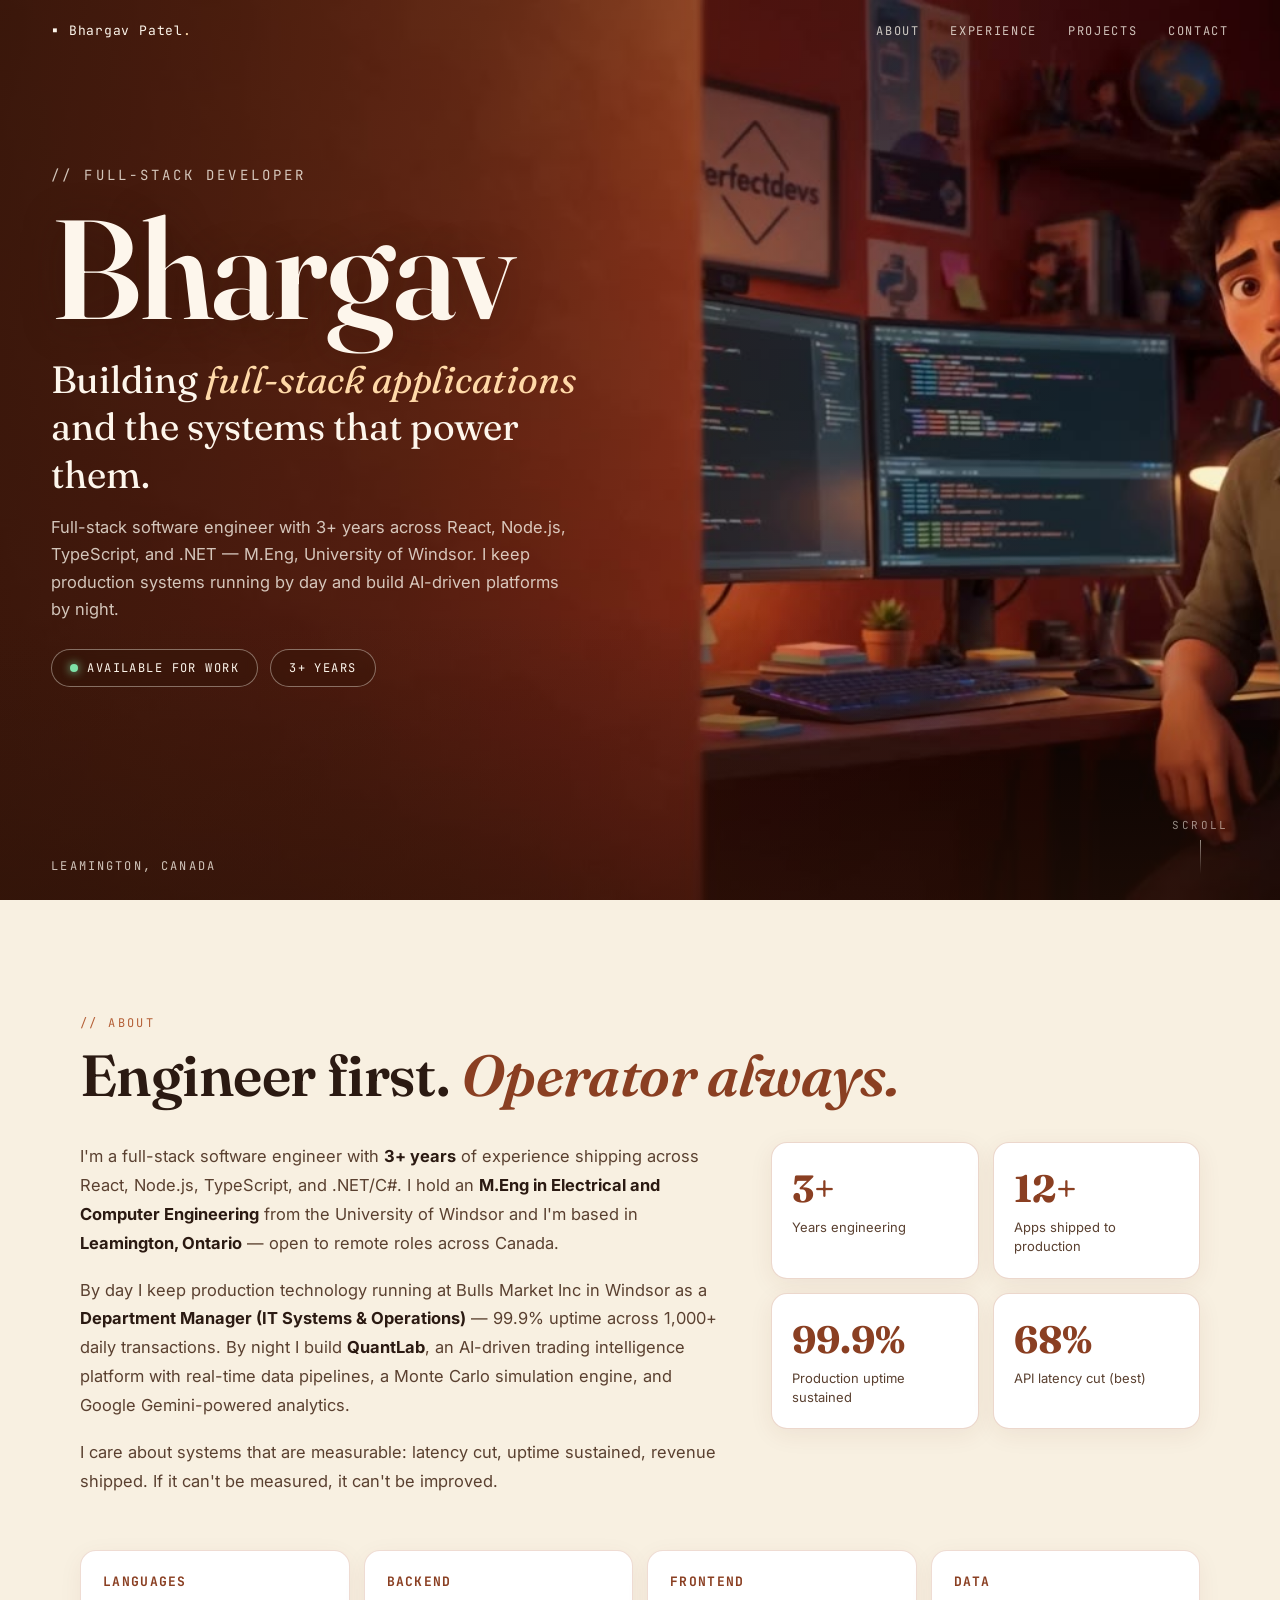
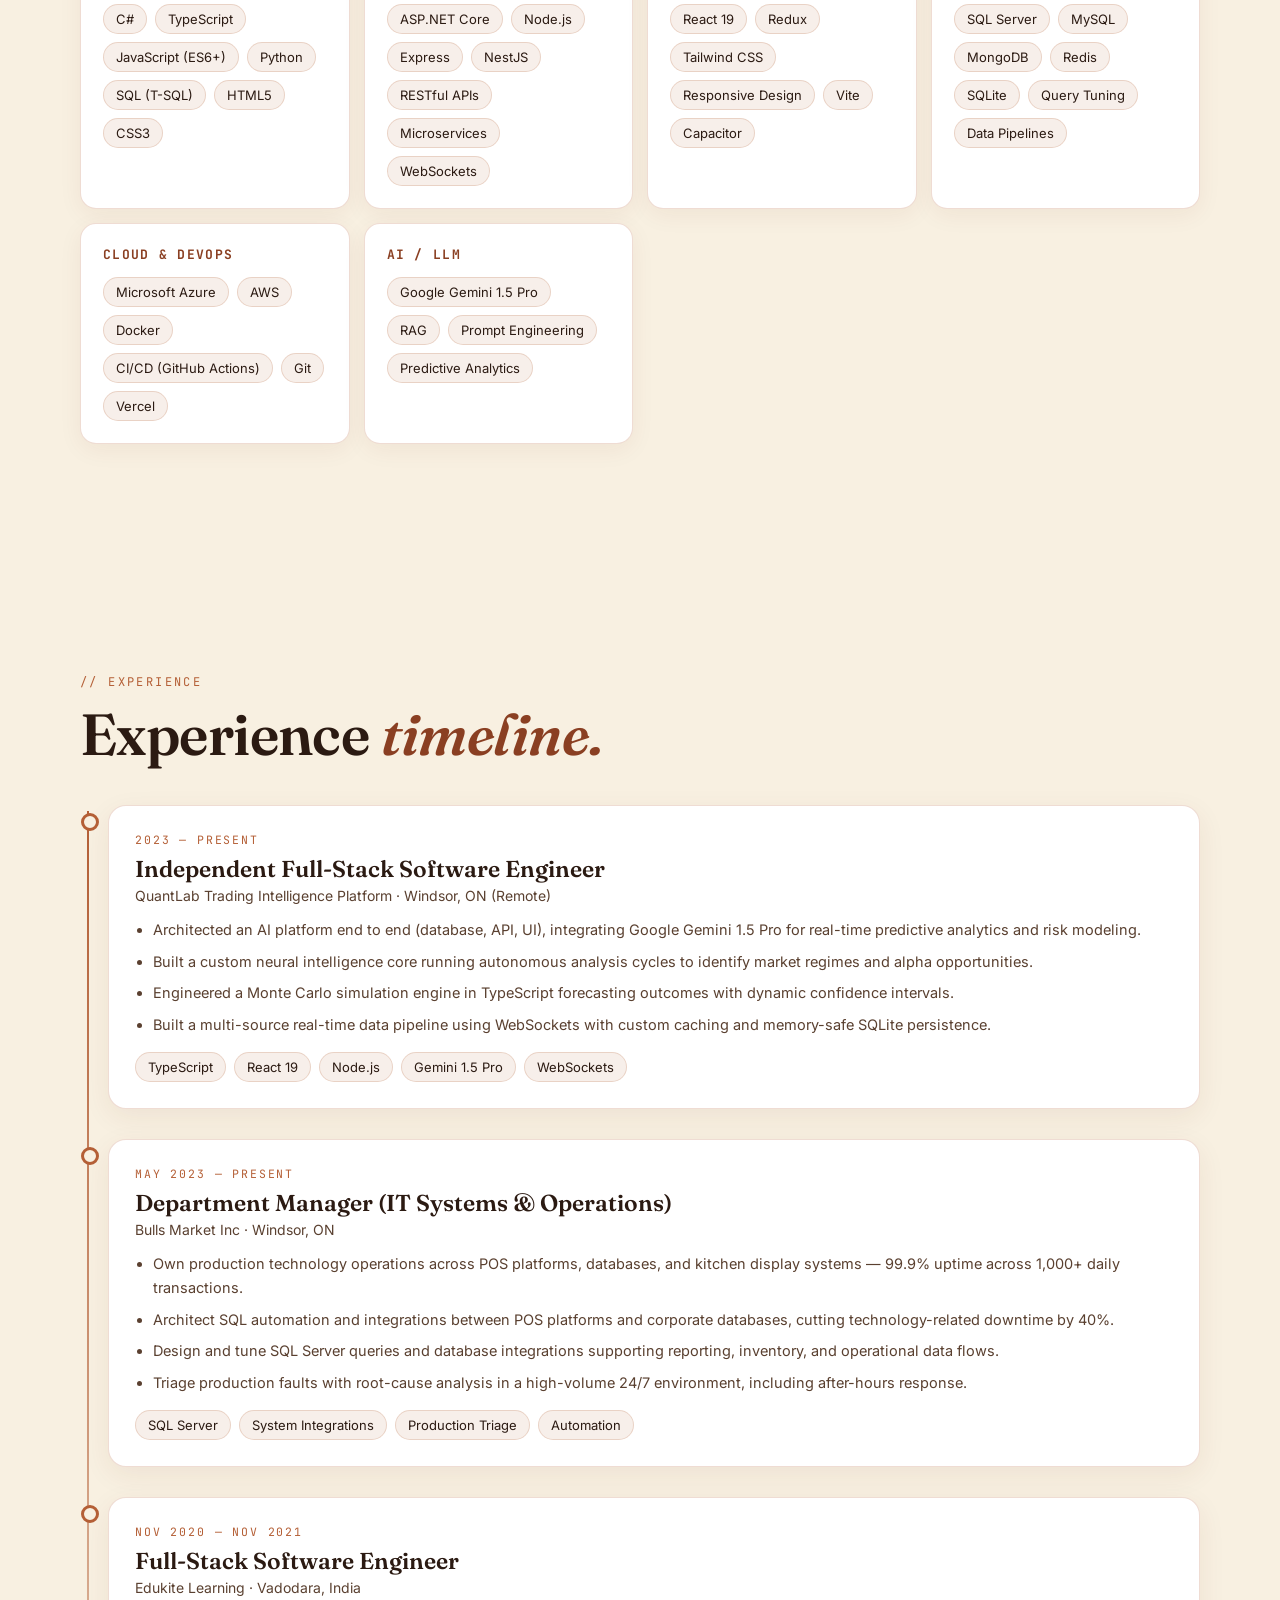
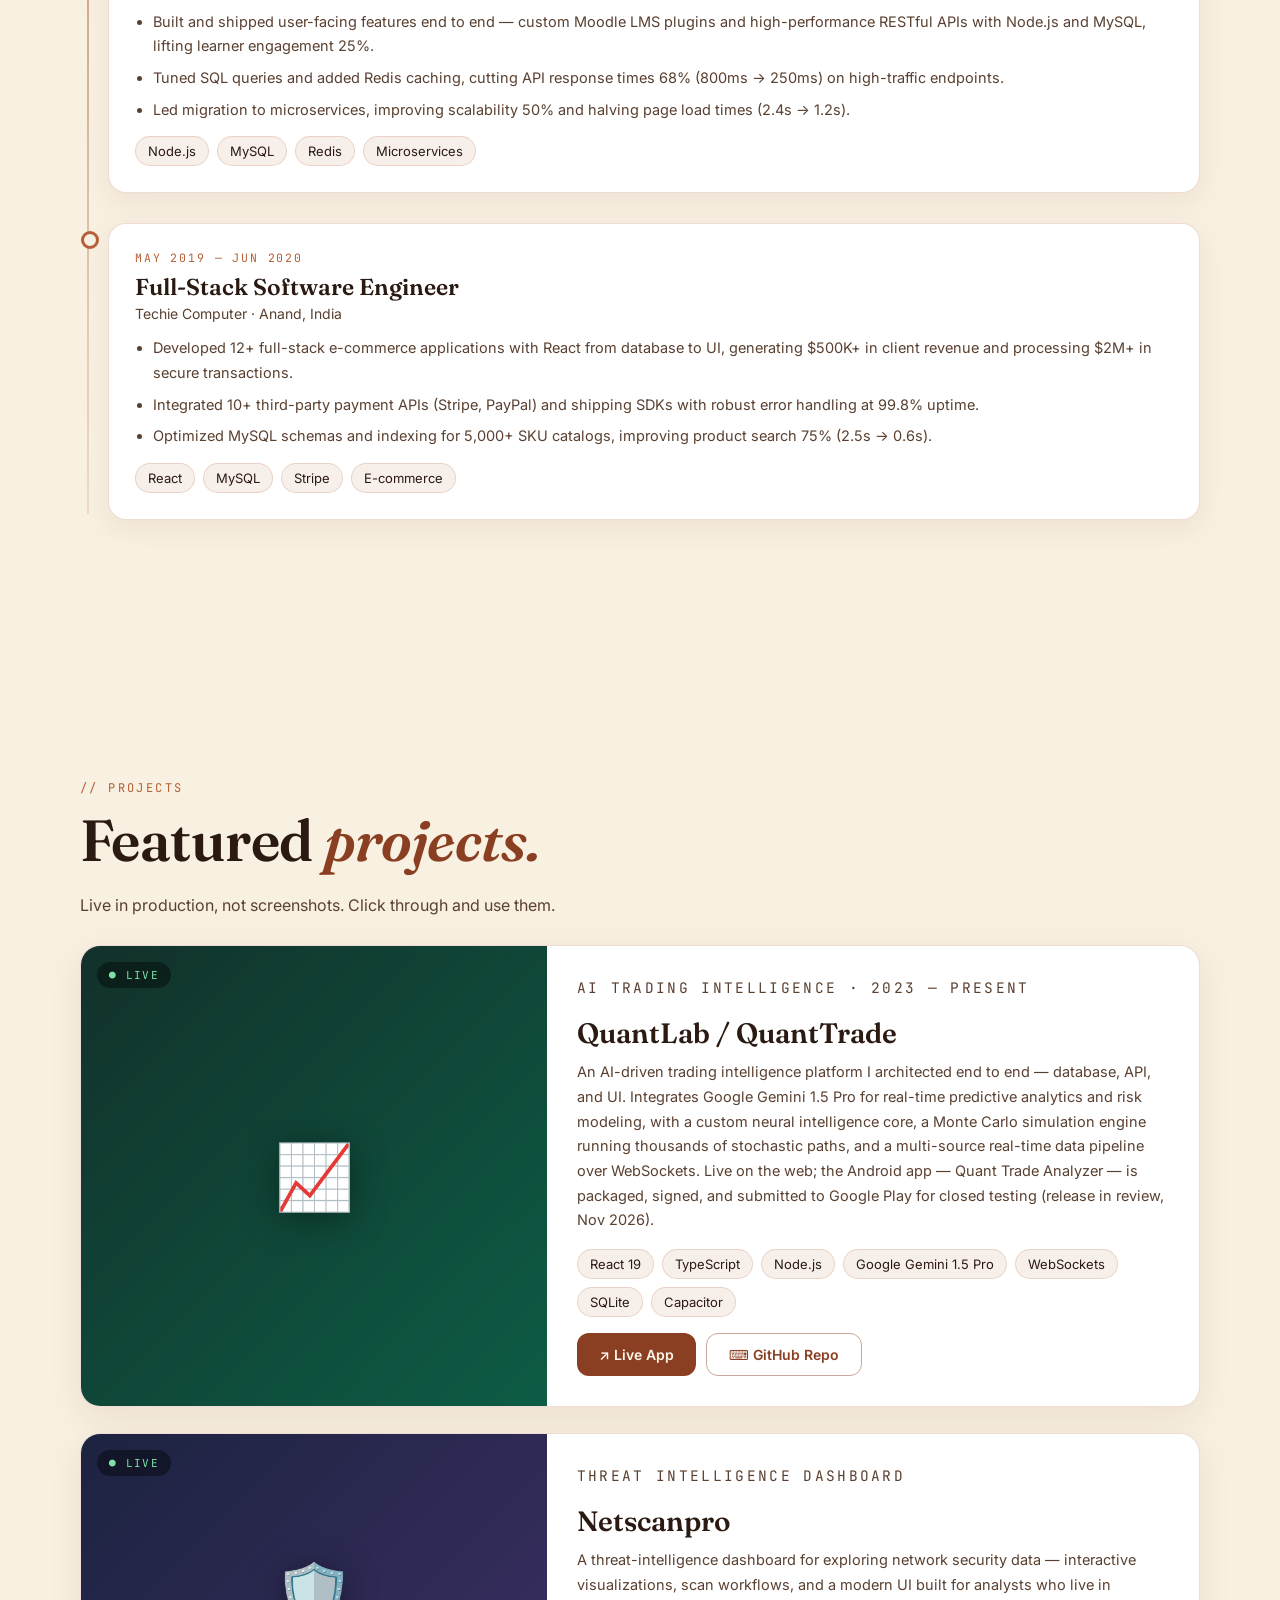
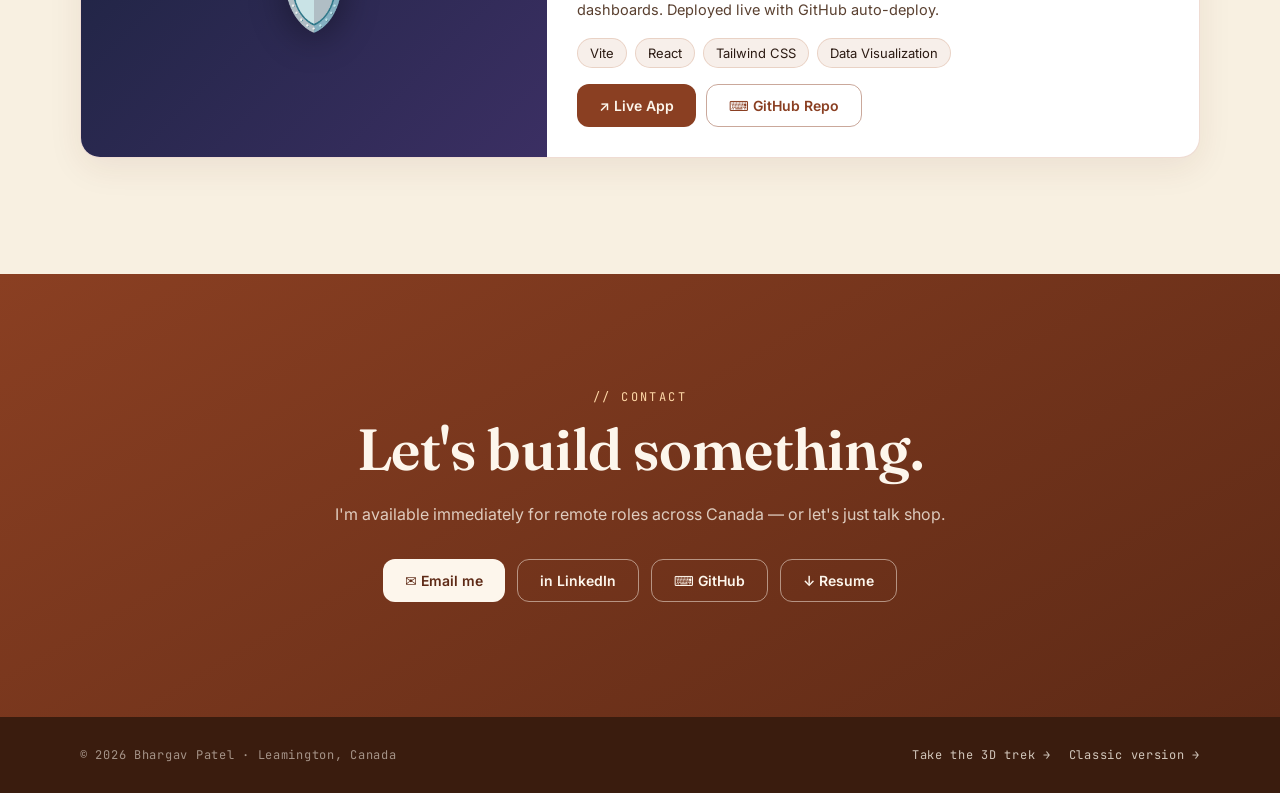
<file: character.html>
<!DOCTYPE html>
<html lang="en">
<head>
<meta charset="UTF-8">
<meta name="viewport" content="width=device-width, initial-scale=1.0">
<title>Bhargav Patel — Full-Stack Software Engineer</title>
<meta name="description" content="Bhargav Patel — full-stack software engineer (React, Node.js, TypeScript, .NET/C#) based in Leamington, Ontario. 3+ years shipping production systems. Available immediately.">
<link rel="icon" href="data:image/svg+xml,%3Csvg xmlns='http://www.w3.org/2000/svg' viewBox='0 0 64 64'%3E%3Crect width='64' height='64' rx='14' fill='%23b45f36'/%3E%3Ctext x='14' y='44' font-family='Georgia,serif' font-size='34' font-weight='bold' fill='%23fdf6ec'%3EB%3C/text%3E%3C/svg%3E">
<meta property="og:type" content="website">
<meta property="og:title" content="Bhargav Patel — Full-Stack Software Engineer">
<meta property="og:description" content="Building full-stack applications and the systems that power them. React, Node.js, TypeScript, .NET/C#. Leamington, Canada — available immediately.">
<meta property="og:url" content="https://bharg-patel.vercel.app/">
<meta property="og:image" content="https://bharg-patel.vercel.app/assets/hero-poster.jpg">
<meta name="twitter:card" content="summary_large_image">
<link rel="preconnect" href="https://fonts.googleapis.com">
<link rel="preconnect" href="https://fonts.gstatic.com" crossorigin>
<link href="https://fonts.googleapis.com/css2?family=Fraunces:ital,opsz,wght@0,9..144,400;0,9..144,600;0,9..144,700;1,9..144,400;1,9..144,600&family=Inter:wght@400;500;600;700&family=JetBrains+Mono:wght@400;500;700&display=swap" rel="stylesheet">
<style>
:root{
  --terra:#b45f36; --terra-deep:#8a3f22; --terra-dark:#5e2a16;
  --cream:#fdf6ec; --cream-dim:rgba(253,246,236,.78); --cream-faint:rgba(253,246,236,.55);
  --paper:#f8f0e1; --cocoa:#2b1a12; --cocoa-soft:#5a4030;
  --serif:'Fraunces',Georgia,serif; --sans:'Inter',system-ui,sans-serif; --mono:'JetBrains Mono',ui-monospace,monospace;
}
*{margin:0;padding:0;box-sizing:border-box}
html{scroll-behavior:smooth}
body{font-family:var(--sans);background:var(--terra-dark);color:var(--cream);overflow-x:hidden}
::selection{background:var(--terra);color:var(--cream)}

/* ── HERO ── */
#hero{position:relative;min-height:100svh;display:flex;flex-direction:column;overflow:hidden;background:linear-gradient(135deg,var(--terra) 0%,var(--terra-deep) 60%,var(--terra-dark) 100%)}
#heroVideo{position:absolute;inset:0;width:100%;height:100%;object-fit:cover;z-index:0}
#heroScrim{position:absolute;inset:0;z-index:1;background:linear-gradient(100deg,rgba(46,20,8,.82) 0%,rgba(46,20,8,.55) 34%,rgba(46,20,8,.12) 62%,rgba(46,20,8,0) 80%)}
#heroScrim::after{content:"";position:absolute;inset:0;background:linear-gradient(to top,rgba(46,20,8,.55),transparent 32%)}

nav{position:relative;z-index:3;display:flex;justify-content:space-between;align-items:center;padding:22px clamp(20px,4vw,54px)}
.wordmark{font-family:var(--mono);font-size:13px;letter-spacing:.06em;color:var(--cream);text-decoration:none}
.wordmark b{color:var(--cream);font-weight:700}
.wordmark .dot{color:#ffd9a8}
.nav-links{display:flex;gap:clamp(14px,2.4vw,34px);align-items:center}
.nav-links a{font-family:var(--mono);font-size:12px;letter-spacing:.14em;color:var(--cream-dim);text-decoration:none;transition:color .2s}
.nav-links a:hover{color:var(--cream)}
.menu-btn{display:none;background:none;border:1px solid var(--cream-faint);border-radius:8px;padding:9px 11px;cursor:pointer}
.menu-btn span{display:block;width:20px;height:2px;background:var(--cream);margin:4px 0;border-radius:2px}

.hero-body{position:relative;z-index:2;flex:1;display:flex;flex-direction:column;justify-content:center;padding:0 clamp(20px,4vw,54px);max-width:900px}
.eyebrow{font-family:var(--mono);font-size:clamp(11px,1.4vw,14px);letter-spacing:.22em;color:var(--cream-dim);margin-bottom:18px}
.hero-name{font-family:var(--serif);font-weight:600;font-size:clamp(64px,11vw,164px);line-height:.95;letter-spacing:-.015em;color:var(--cream);text-shadow:0 4px 40px rgba(46,20,8,.45)}
.hero-tag{font-family:var(--serif);font-size:clamp(22px,3.2vw,38px);line-height:1.25;margin-top:20px;max-width:560px;color:var(--cream)}
.hero-tag em{font-style:italic;color:#ffd9a8}
.hero-bio{margin-top:16px;max-width:520px;font-size:clamp(14px,1.6vw,16.5px);line-height:1.65;color:var(--cream-dim)}
.hero-badges{display:flex;flex-wrap:wrap;gap:12px;margin-top:26px}
.pill{font-family:var(--mono);font-size:12px;letter-spacing:.12em;color:var(--cream);border:1px solid rgba(253,246,236,.4);background:rgba(46,20,8,.32);backdrop-filter:blur(6px);padding:10px 18px;border-radius:999px;display:inline-flex;align-items:center;gap:9px}
.pill .live-dot{width:8px;height:8px;border-radius:50%;background:#7ee2a8;box-shadow:0 0 10px #7ee2a8;animation:pulse 2s infinite}
@keyframes pulse{0%,100%{opacity:1}50%{opacity:.45}}
.hero-meta{display:flex;justify-content:space-between;align-items:flex-end;position:relative;z-index:2;padding:26px clamp(20px,4vw,54px)}
.hero-loc{font-family:var(--mono);font-size:12px;letter-spacing:.18em;color:var(--cream-dim)}
.scroll-cue{font-family:var(--mono);font-size:11px;letter-spacing:.22em;color:var(--cream-faint);display:flex;flex-direction:column;align-items:center;gap:8px;animation:bob 2s ease-in-out infinite}
.scroll-cue::after{content:"";width:1px;height:34px;background:linear-gradient(var(--cream-faint),transparent)}
@keyframes bob{0%,100%{transform:translateY(0)}50%{transform:translateY(7px)}}

/* ── SECTIONS ── */
section.block{background:var(--paper);color:var(--cocoa);padding:clamp(70px,9vw,120px) clamp(20px,4vw,54px)}
.wrap{max-width:1120px;margin:0 auto}
.sec-eyebrow{font-family:var(--mono);font-size:12px;letter-spacing:.2em;color:var(--terra);margin-bottom:14px}
.sec-title{font-family:var(--serif);font-weight:600;font-size:clamp(34px,5vw,58px);line-height:1.05;letter-spacing:-.01em;margin-bottom:22px}
.sec-title .accent{font-style:italic;color:var(--terra-deep)}
.sec-sub{color:var(--cocoa-soft);font-size:16px;line-height:1.6;max-width:640px}
.about-grid{display:grid;grid-template-columns:1.2fr .8fr;gap:48px;margin-top:36px;align-items:start}
.about-text p{font-size:16.5px;line-height:1.75;color:var(--cocoa-soft);margin-bottom:18px}
.about-text strong{color:var(--cocoa)}
.stats{display:grid;grid-template-columns:1fr 1fr;gap:14px}
.stat{background:#fff;border:1px solid rgba(180,95,54,.25);border-radius:16px;padding:22px 20px;box-shadow:0 6px 24px rgba(94,42,22,.07)}
.stat-num{font-family:var(--serif);font-size:38px;font-weight:700;color:var(--terra-deep);display:block}
.stat-label{font-size:13px;color:var(--cocoa-soft);margin-top:6px;display:block;line-height:1.45}

.skills-grid{display:grid;grid-template-columns:repeat(auto-fit,minmax(240px,1fr));gap:14px;margin-top:36px}
.skill-card{background:#fff;border:1px solid rgba(180,95,54,.22);border-radius:16px;padding:22px;box-shadow:0 6px 24px rgba(94,42,22,.06)}
.skill-card h3{font-family:var(--mono);font-size:13px;letter-spacing:.1em;color:var(--terra-deep);margin-bottom:14px}
.tags{display:flex;flex-wrap:wrap;gap:8px}
.tags span{font-size:13px;background:rgba(180,95,54,.1);color:var(--cocoa);border:1px solid rgba(180,95,54,.2);padding:6px 12px;border-radius:999px}

.timeline{margin-top:40px;position:relative;padding-left:28px}
.timeline::before{content:"";position:absolute;left:7px;top:6px;bottom:6px;width:2px;background:linear-gradient(var(--terra),rgba(180,95,54,.15))}
.t-item{position:relative;margin-bottom:30px}
.t-item::before{content:"";position:absolute;left:-27px;top:8px;width:12px;height:12px;border-radius:50%;background:var(--paper);border:3px solid var(--terra)}
.t-card{background:#fff;border:1px solid rgba(180,95,54,.22);border-radius:18px;padding:26px;box-shadow:0 8px 28px rgba(94,42,22,.07)}
.t-date{font-family:var(--mono);font-size:11.5px;letter-spacing:.16em;color:var(--terra);margin-bottom:8px}
.t-card h3{font-family:var(--serif);font-size:23px;font-weight:600;margin-bottom:4px}
.t-org{font-size:14px;color:var(--cocoa-soft);margin-bottom:14px}
.t-card ul{margin:0 0 14px 18px;color:var(--cocoa-soft);font-size:14.5px;line-height:1.7}
.t-card li{margin-bottom:7px}

.proj{background:#fff;border:1px solid rgba(180,95,54,.22);border-radius:20px;overflow:hidden;margin-top:26px;box-shadow:0 10px 34px rgba(94,42,22,.08);display:grid;grid-template-columns:1fr 1.4fr}
.proj-visual{min-height:240px;display:flex;align-items:center;justify-content:center;position:relative;overflow:hidden}
.proj-visual.quantlab{background:linear-gradient(135deg,#12312b,#0d5c46)}
.proj-visual.netscan{background:linear-gradient(135deg,#1c2340,#3b2f63)}
.proj-badge{position:absolute;top:16px;left:16px;font-family:var(--mono);font-size:11px;letter-spacing:.12em;color:#7ee2a8;background:rgba(0,0,0,.4);padding:6px 12px;border-radius:999px}
.proj-glyph{font-size:64px;filter:drop-shadow(0 6px 18px rgba(0,0,0,.4))}
.proj-body{padding:30px}
.proj-kind{font-family:var(--mono);font-size:11px;letter-spacing:.16em;color:var(--terra);margin-bottom:8px}
.proj-body h3{font-family:var(--serif);font-size:28px;font-weight:600;margin-bottom:10px}
.proj-body p{font-size:14.5px;line-height:1.7;color:var(--cocoa-soft);margin-bottom:16px}
.proj-links{display:flex;gap:10px;flex-wrap:wrap;margin-top:16px}
.btn{display:inline-flex;align-items:center;gap:8px;font-size:14px;font-weight:600;text-decoration:none;padding:12px 22px;border-radius:12px;transition:transform .15s,box-shadow .15s}
.btn-primary{background:var(--terra-deep);color:var(--cream)}
.btn-primary:hover{transform:translateY(-2px);box-shadow:0 8px 22px rgba(138,63,34,.4)}
.btn-ghost{border:1.5px solid rgba(138,63,34,.45);color:var(--terra-deep)}
.btn-ghost:hover{background:rgba(180,95,54,.1)}

#contact{background:linear-gradient(150deg,var(--terra-deep),var(--terra-dark));color:var(--cream);text-align:center}
#contact .sec-eyebrow{color:#ffd9a8}
#contact .sec-title{color:var(--cream)}
#contact .sec-sub{color:var(--cream-dim);margin:0 auto}
.contact-btns{display:flex;gap:12px;justify-content:center;flex-wrap:wrap;margin-top:32px}
.contact-btns .btn-primary{background:var(--cream);color:var(--terra-dark)}
.contact-btns .btn-ghost{border-color:rgba(253,246,236,.5);color:var(--cream)}
.contact-btns .btn-ghost:hover{background:rgba(253,246,236,.12)}
footer{background:#3a1c0e;color:var(--cream-faint);padding:30px clamp(20px,4vw,54px);font-family:var(--mono);font-size:12px;letter-spacing:.06em}
.foot-inner{max-width:1120px;margin:0 auto;display:flex;justify-content:space-between;gap:16px;flex-wrap:wrap;align-items:center}
.foot-inner a{color:var(--cream-dim);text-decoration:none;margin-left:18px}
.foot-inner a:hover{color:var(--cream)}

.reveal{opacity:0;transform:translateY(26px);transition:opacity .7s ease,transform .7s ease}
.reveal.in{opacity:1;transform:none}
@media (prefers-reduced-motion:reduce){.reveal{opacity:1;transform:none;transition:none}}

@media(max-width:860px){
  .nav-links{position:fixed;top:0;right:0;bottom:0;width:min(300px,78vw);background:rgba(46,20,8,.97);backdrop-filter:blur(10px);flex-direction:column;justify-content:center;gap:26px;z-index:20;transform:translateX(100%);transition:transform .3s ease}
  .nav-links.open{transform:none}
  .nav-links a{font-size:15px}
  .menu-btn{display:block;position:relative;z-index:21}
  .about-grid{grid-template-columns:1fr}
  .proj{grid-template-columns:1fr}
  .proj-visual{min-height:170px}
  #heroScrim{background:linear-gradient(100deg,rgba(46,20,8,.88) 0%,rgba(46,20,8,.62) 45%,rgba(46,20,8,.25) 75%,rgba(46,20,8,.1) 100%)}
}
</style>
</head>
<body>

<!-- ══════════ HERO ══════════ -->
<header id="hero">
  <video id="heroVideo" autoplay muted loop playsinline poster="assets/hero-poster.jpg" aria-hidden="true">
    <source src="assets/hero-character.mp4" type="video/mp4">
  </video>
  <div id="heroScrim" aria-hidden="true"></div>

  <nav>
    <a class="wordmark" href="#hero"><b>▪</b> Bhargav Patel<span class="dot">.</span></a>
    <div class="nav-links" id="navLinks">
      <a href="#about">ABOUT</a>
      <a href="#experience">EXPERIENCE</a>
      <a href="#projects">PROJECTS</a>
      <a href="#contact">CONTACT</a>
    </div>
    <button class="menu-btn" id="menuBtn" aria-label="Menu"><span></span><span></span><span></span></button>
  </nav>

  <div class="hero-body">
    <p class="eyebrow">// FULL-STACK DEVELOPER</p>
    <h1 class="hero-name">Bhargav</h1>
    <p class="hero-tag">Building <em>full-stack applications</em> and the systems that power them.</p>
    <p class="hero-bio">Full-stack software engineer with 3+ years across React, Node.js, TypeScript, and .NET — M.Eng, University of Windsor. I keep production systems running by day and build AI-driven platforms by night.</p>
    <div class="hero-badges">
      <span class="pill"><span class="live-dot"></span>AVAILABLE FOR WORK</span>
      <span class="pill">3+ YEARS</span>
    </div>
  </div>

  <div class="hero-meta">
    <span class="hero-loc">LEAMINGTON, CANADA</span>
    <span class="scroll-cue">SCROLL</span>
  </div>
</header>

<!-- ══════════ ABOUT ══════════ -->
<section class="block" id="about">
  <div class="wrap">
    <p class="sec-eyebrow reveal">// ABOUT</p>
    <h2 class="sec-title reveal">Engineer first. <span class="accent">Operator always.</span></h2>
    <div class="about-grid">
      <div class="about-text reveal">
        <p>I'm a full-stack software engineer with <strong>3+ years</strong> of experience shipping across React, Node.js, TypeScript, and .NET/C#. I hold an <strong>M.Eng in Electrical and Computer Engineering</strong> from the University of Windsor and I'm based in <strong>Leamington, Ontario</strong> — open to remote roles across Canada.</p>
        <p>By day I keep production technology running at Bulls Market Inc in Windsor as a <strong>Department Manager (IT Systems &amp; Operations)</strong> — 99.9% uptime across 1,000+ daily transactions. By night I build <strong>QuantLab</strong>, an AI-driven trading intelligence platform with real-time data pipelines, a Monte Carlo simulation engine, and Google Gemini-powered analytics.</p>
        <p>I care about systems that are measurable: latency cut, uptime sustained, revenue shipped. If it can't be measured, it can't be improved.</p>
      </div>
      <div class="stats reveal">
        <div class="stat"><span class="stat-num">3+</span><span class="stat-label">Years engineering</span></div>
        <div class="stat"><span class="stat-num">12+</span><span class="stat-label">Apps shipped to production</span></div>
        <div class="stat"><span class="stat-num">99.9%</span><span class="stat-label">Production uptime sustained</span></div>
        <div class="stat"><span class="stat-num">68%</span><span class="stat-label">API latency cut (best)</span></div>
      </div>
    </div>

    <div class="skills-grid">
      <div class="skill-card reveal"><h3>LANGUAGES</h3><div class="tags"><span>C#</span><span>TypeScript</span><span>JavaScript (ES6+)</span><span>Python</span><span>SQL (T-SQL)</span><span>HTML5</span><span>CSS3</span></div></div>
      <div class="skill-card reveal"><h3>BACKEND</h3><div class="tags"><span>ASP.NET Core</span><span>Node.js</span><span>Express</span><span>NestJS</span><span>RESTful APIs</span><span>Microservices</span><span>WebSockets</span></div></div>
      <div class="skill-card reveal"><h3>FRONTEND</h3><div class="tags"><span>React 19</span><span>Redux</span><span>Tailwind CSS</span><span>Responsive Design</span><span>Vite</span><span>Capacitor</span></div></div>
      <div class="skill-card reveal"><h3>DATA</h3><div class="tags"><span>SQL Server</span><span>MySQL</span><span>MongoDB</span><span>Redis</span><span>SQLite</span><span>Query Tuning</span><span>Data Pipelines</span></div></div>
      <div class="skill-card reveal"><h3>CLOUD &amp; DEVOPS</h3><div class="tags"><span>Microsoft Azure</span><span>AWS</span><span>Docker</span><span>CI/CD (GitHub Actions)</span><span>Git</span><span>Vercel</span></div></div>
      <div class="skill-card reveal"><h3>AI / LLM</h3><div class="tags"><span>Google Gemini 1.5 Pro</span><span>RAG</span><span>Prompt Engineering</span><span>Predictive Analytics</span></div></div>
    </div>
  </div>
</section>

<!-- ══════════ EXPERIENCE ══════════ -->
<section class="block" id="experience">
  <div class="wrap">
    <p class="sec-eyebrow reveal">// EXPERIENCE</p>
    <h2 class="sec-title reveal">Experience <span class="accent">timeline.</span></h2>
    <div class="timeline">
      <div class="t-item reveal"><div class="t-card">
        <p class="t-date">2023 — PRESENT</p>
        <h3>Independent Full-Stack Software Engineer</h3>
        <p class="t-org">QuantLab Trading Intelligence Platform · Windsor, ON (Remote)</p>
        <ul>
          <li>Architected an AI platform end to end (database, API, UI), integrating Google Gemini 1.5 Pro for real-time predictive analytics and risk modeling.</li>
          <li>Built a custom neural intelligence core running autonomous analysis cycles to identify market regimes and alpha opportunities.</li>
          <li>Engineered a Monte Carlo simulation engine in TypeScript forecasting outcomes with dynamic confidence intervals.</li>
          <li>Built a multi-source real-time data pipeline using WebSockets with custom caching and memory-safe SQLite persistence.</li>
        </ul>
        <div class="tags"><span>TypeScript</span><span>React 19</span><span>Node.js</span><span>Gemini 1.5 Pro</span><span>WebSockets</span></div>
      </div></div>
      <div class="t-item reveal"><div class="t-card">
        <p class="t-date">MAY 2023 — PRESENT</p>
        <h3>Department Manager (IT Systems &amp; Operations)</h3>
        <p class="t-org">Bulls Market Inc · Windsor, ON</p>
        <ul>
          <li>Own production technology operations across POS platforms, databases, and kitchen display systems — 99.9% uptime across 1,000+ daily transactions.</li>
          <li>Architect SQL automation and integrations between POS platforms and corporate databases, cutting technology-related downtime by 40%.</li>
          <li>Design and tune SQL Server queries and database integrations supporting reporting, inventory, and operational data flows.</li>
          <li>Triage production faults with root-cause analysis in a high-volume 24/7 environment, including after-hours response.</li>
        </ul>
        <div class="tags"><span>SQL Server</span><span>System Integrations</span><span>Production Triage</span><span>Automation</span></div>
      </div></div>
      <div class="t-item reveal"><div class="t-card">
        <p class="t-date">NOV 2020 — NOV 2021</p>
        <h3>Full-Stack Software Engineer</h3>
        <p class="t-org">Edukite Learning · Vadodara, India</p>
        <ul>
          <li>Built and shipped user-facing features end to end — custom Moodle LMS plugins and high-performance RESTful APIs with Node.js and MySQL, lifting learner engagement 25%.</li>
          <li>Tuned SQL queries and added Redis caching, cutting API response times 68% (800ms → 250ms) on high-traffic endpoints.</li>
          <li>Led migration to microservices, improving scalability 50% and halving page load times (2.4s → 1.2s).</li>
        </ul>
        <div class="tags"><span>Node.js</span><span>MySQL</span><span>Redis</span><span>Microservices</span></div>
      </div></div>
      <div class="t-item reveal"><div class="t-card">
        <p class="t-date">MAY 2019 — JUN 2020</p>
        <h3>Full-Stack Software Engineer</h3>
        <p class="t-org">Techie Computer · Anand, India</p>
        <ul>
          <li>Developed 12+ full-stack e-commerce applications with React from database to UI, generating $500K+ in client revenue and processing $2M+ in secure transactions.</li>
          <li>Integrated 10+ third-party payment APIs (Stripe, PayPal) and shipping SDKs with robust error handling at 99.8% uptime.</li>
          <li>Optimized MySQL schemas and indexing for 5,000+ SKU catalogs, improving product search 75% (2.5s → 0.6s).</li>
        </ul>
        <div class="tags"><span>React</span><span>MySQL</span><span>Stripe</span><span>E-commerce</span></div>
      </div></div>
    </div>
  </div>
</section>

<!-- ══════════ PROJECTS ══════════ -->
<section class="block" id="projects">
  <div class="wrap">
    <p class="sec-eyebrow reveal">// PROJECTS</p>
    <h2 class="sec-title reveal">Featured <span class="accent">projects.</span></h2>
    <p class="sec-sub reveal">Live in production, not screenshots. Click through and use them.</p>

    <article class="proj reveal">
      <div class="proj-visual quantlab"><span class="proj-badge">● LIVE</span><span class="proj-glyph">📈</span></div>
      <div class="proj-body">
        <p class="proj-kind">AI TRADING INTELLIGENCE · 2023 — PRESENT</p>
        <h3>QuantLab / QuantTrade</h3>
        <p>An AI-driven trading intelligence platform I architected end to end — database, API, and UI. Integrates Google Gemini 1.5 Pro for real-time predictive analytics and risk modeling, with a custom neural intelligence core, a Monte Carlo simulation engine running thousands of stochastic paths, and a multi-source real-time data pipeline over WebSockets. Live on the web; the Android app — Quant Trade Analyzer — is packaged, signed, and submitted to Google Play for closed testing (release in review, Nov 2026).</p>
        <div class="tags"><span>React 19</span><span>TypeScript</span><span>Node.js</span><span>Google Gemini 1.5 Pro</span><span>WebSockets</span><span>SQLite</span><span>Capacitor</span></div>
        <div class="proj-links">
          <a href="https://quant-trade-neon.vercel.app" target="_blank" rel="noopener" class="btn btn-primary">↗ Live App</a>
          <a href="https://github.com/BhargavA09/QuantTrade" target="_blank" rel="noopener" class="btn btn-ghost">⌨ GitHub Repo</a>
        </div>
      </div>
    </article>

    <article class="proj reveal">
      <div class="proj-visual netscan"><span class="proj-badge">● LIVE</span><span class="proj-glyph">🛡️</span></div>
      <div class="proj-body">
        <p class="proj-kind">THREAT INTELLIGENCE DASHBOARD</p>
        <h3>Netscanpro</h3>
        <p>A threat-intelligence dashboard for exploring network security data — interactive visualizations, scan workflows, and a modern UI built for analysts who live in dashboards. Deployed live with GitHub auto-deploy.</p>
        <div class="tags"><span>Vite</span><span>React</span><span>Tailwind CSS</span><span>Data Visualization</span></div>
        <div class="proj-links">
          <a href="https://netscanpro.vercel.app" target="_blank" rel="noopener" class="btn btn-primary">↗ Live App</a>
          <a href="https://github.com/BhargavA09/Netscanpro" target="_blank" rel="noopener" class="btn btn-ghost">⌨ GitHub Repo</a>
        </div>
      </div>
    </article>
  </div>
</section>

<!-- ══════════ CONTACT ══════════ -->
<section class="block" id="contact">
  <div class="wrap">
    <p class="sec-eyebrow reveal">// CONTACT</p>
    <h2 class="sec-title reveal">Let's build something.</h2>
    <p class="sec-sub reveal">I'm available immediately for remote roles across Canada — or let's just talk shop.</p>
    <div class="contact-btns reveal">
      <a class="btn btn-primary" href="mailto:bhrgavpatel04@gmail.com">✉ Email me</a>
      <a class="btn btn-ghost" href="https://linkedin.com/in/bhrgavpatel" target="_blank" rel="noopener">in LinkedIn</a>
      <a class="btn btn-ghost" href="https://github.com/BhargavA09" target="_blank" rel="noopener">⌨ GitHub</a>
      <a class="btn btn-ghost" href="resume.pdf" target="_blank" rel="noopener">↓ Resume</a>
    </div>
  </div>
</section>

<footer>
  <div class="foot-inner">
    <span>© 2026 Bhargav Patel · Leamington, Canada</span>
    <span><a href="trek.html">Take the 3D trek →</a><a href="classic.html">Classic version →</a></span>
  </div>
</footer>

<script>
(function(){
  var io=new IntersectionObserver(function(es){es.forEach(function(e){if(e.isIntersecting){e.target.classList.add('in');io.unobserve(e.target)}})},{threshold:.12});
  document.querySelectorAll('.reveal').forEach(function(el){io.observe(el)});
  var btn=document.getElementById('menuBtn'),links=document.getElementById('navLinks');
  btn.addEventListener('click',function(){links.classList.toggle('open')});
  links.querySelectorAll('a').forEach(function(a){a.addEventListener('click',function(){links.classList.remove('open')})});
  var v=document.getElementById('heroVideo');
  if(v){var p=v.play();if(p&&p.catch){p.catch(function(){})}}
})();
</script>
</body>
</html>
</file>
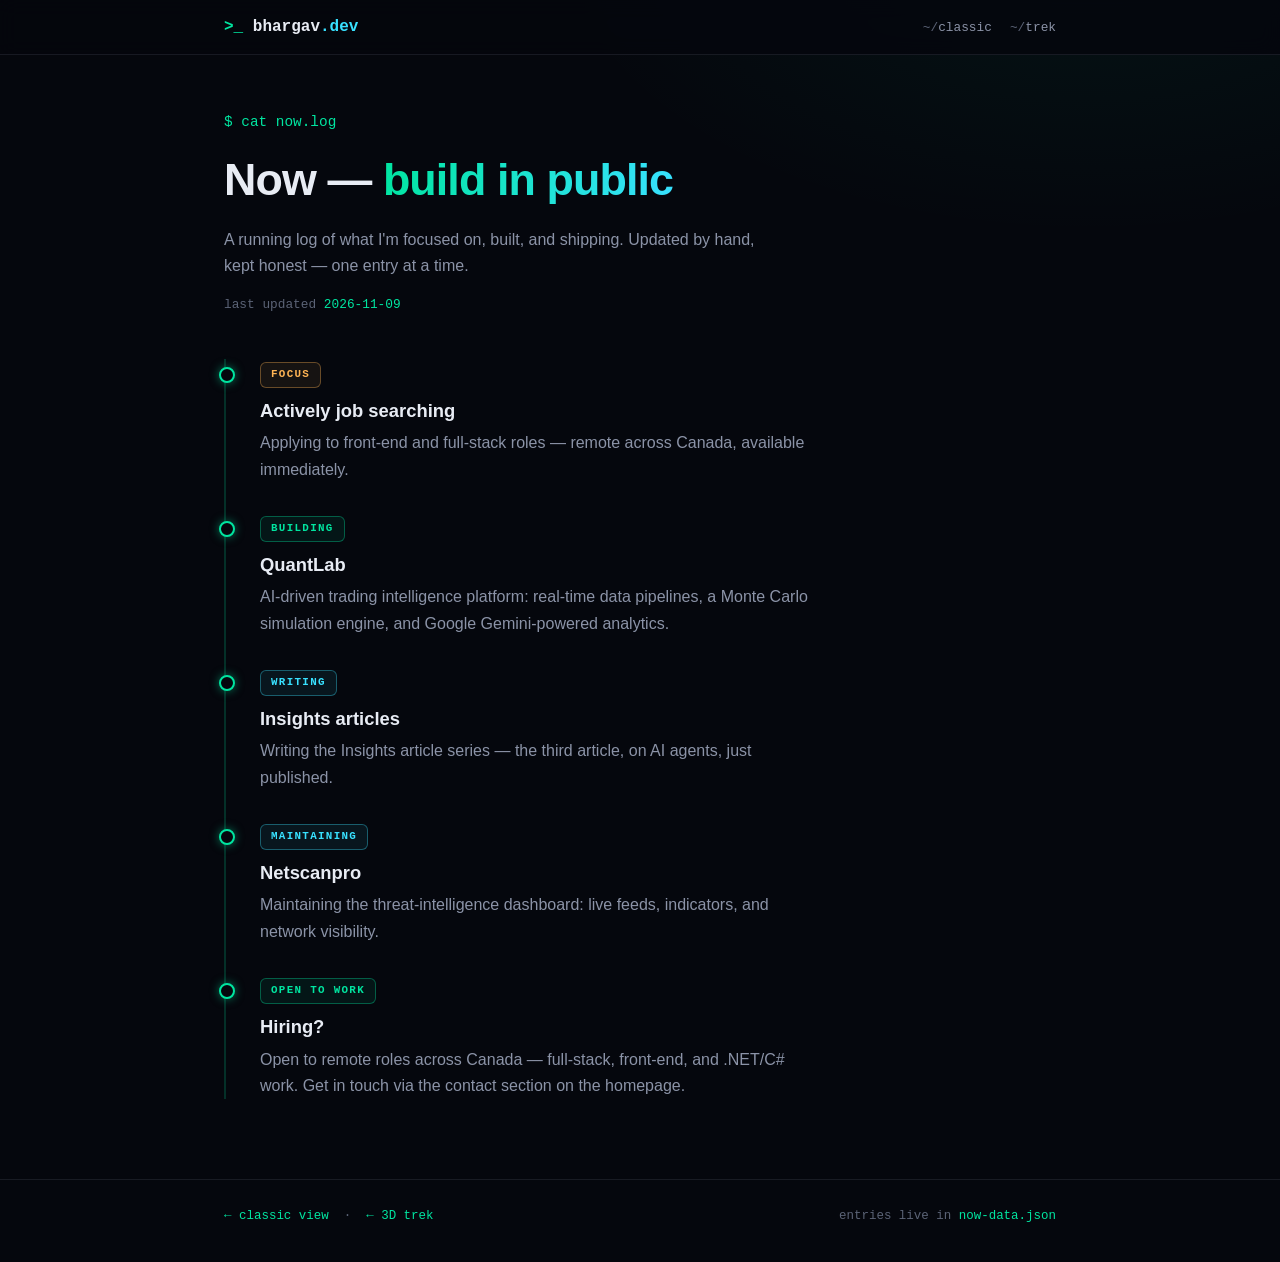
<file: now.html>
<!DOCTYPE html>
<!-- now.html — "Now / build-in-public" log for bhargav.dev.
     ENTRIES ARE EDITED VIA now-data.json (same folder). Add/edit entries there
     as {"tag":"...","title":"...","body":"..."}; this page renders them
     automatically, with an inline copy below as the offline/file:// fallback. -->
<html lang="en">
<head>
<meta charset="UTF-8">
<meta name="viewport" content="width=device-width, initial-scale=1.0">
<title>Now — Bhargav Patel</title>
<meta name="description" content="What Bhargav Patel is focused on right now: his job search, QuantLab, Insights articles, and Netscanpro.">
<meta property="og:type" content="website">
<meta property="og:title" content="Now — Bhargav Patel">
<meta property="og:description" content="Build-in-public log: what Bhargav Patel is working on right now.">
<meta property="og:url" content="https://bharg-patel.vercel.app/now.html">
<meta property="og:image" content="https://bharg-patel.vercel.app/og-image.png">
<meta name="twitter:card" content="summary_large_image">
<meta name="twitter:title" content="Now — Bhargav Patel">
<meta name="twitter:description" content="Build-in-public log: what Bhargav Patel is working on right now.">
<meta name="twitter:image" content="https://bharg-patel.vercel.app/og-image.png">
<link rel="canonical" href="https://bharg-patel.vercel.app/now.html">
<style>
:root{
  --bg:#05070d; --panel:#0a101c; --line:rgba(0,229,160,.14);
  --txt:#e8ecf4; --muted:#8b93a7; --dim:#5b6376;
  --green:#00e5a0; --cyan:#38e1ff; --amber:#ffb454; --red:#ff5d6c;
  --mono:'JetBrains Mono',ui-monospace,SFMono-Regular,Menlo,Consolas,monospace;
  --sans:'Inter',-apple-system,BlinkMacSystemFont,'Segoe UI',Roboto,sans-serif;
}
*{margin:0;padding:0;box-sizing:border-box}
html{scroll-behavior:smooth}
body{background:var(--bg);color:var(--txt);font-family:var(--sans);line-height:1.65;
  background-image:radial-gradient(900px 500px at 85% -5%,rgba(0,229,160,.06),transparent 60%)}
::selection{background:rgba(0,229,160,.28)}
/* ── minimal top bar ── */
.topbar{border-bottom:1px solid rgba(139,147,167,.14);background:rgba(5,7,13,.85);backdrop-filter:blur(10px)}
.topbar-inner{max-width:880px;margin:0 auto;padding:14px 24px;display:flex;align-items:center;justify-content:space-between;gap:16px}
.brand{font-family:var(--mono);font-weight:700;font-size:1rem;color:var(--txt);text-decoration:none}
.brand-prompt{color:var(--green)}
.brand-accent{color:var(--cyan)}
.back-links{display:flex;gap:18px}
.back-links a{font-family:var(--mono);font-size:.8rem;color:var(--muted);text-decoration:none}
.back-links a::before{content:"~/";color:var(--dim)}
.back-links a:hover{color:var(--green)}
/* ── log ── */
.wrap{max-width:880px;margin:0 auto;padding:0 24px}
.cmd{font-family:var(--mono);color:var(--green);font-size:.9rem;margin:56px 0 8px}
h1{font-size:clamp(1.9rem,5vw,2.8rem);font-weight:800;letter-spacing:-.02em}
h1 .grad{background:linear-gradient(100deg,var(--green),var(--cyan));-webkit-background-clip:text;background-clip:text;color:transparent}
.sub{color:var(--muted);margin-top:10px;max-width:60ch}
.updated-line{font-family:var(--mono);font-size:.8rem;color:var(--dim);margin-top:14px}
.updated-line .ts{color:var(--green)}
.timeline{margin:44px 0 80px;border-left:2px solid rgba(0,229,160,.18);padding-left:0;list-style:none}
.entry{position:relative;padding:0 0 30px 34px}
.entry:last-child{padding-bottom:0}
.entry::before{content:"";position:absolute;left:-7px;top:8px;width:12px;height:12px;border-radius:50%;
  background:var(--bg);border:2px solid var(--green);box-shadow:0 0 10px rgba(0,229,160,.5)}
.tag{display:inline-block;font-family:var(--mono);font-size:.68rem;font-weight:700;letter-spacing:.12em;
  color:var(--green);border:1px solid rgba(0,229,160,.35);background:rgba(0,229,160,.07);
  border-radius:6px;padding:3px 10px;margin-bottom:8px}
.tag.cyan{color:var(--cyan);border-color:rgba(56,225,255,.35);background:rgba(56,225,255,.07)}
.tag.amber{color:var(--amber);border-color:rgba(255,180,84,.35);background:rgba(255,180,84,.07)}
.entry h2{font-size:1.15rem;font-weight:700;margin-bottom:4px}
.entry p{color:var(--muted);max-width:62ch}
.entry p .accent{color:var(--txt)}
.footer{border-top:1px solid rgba(139,147,167,.14);padding:26px 0 40px}
.footer .wrap{display:flex;justify-content:space-between;align-items:center;flex-wrap:wrap;gap:12px}
.footer p{font-family:var(--mono);font-size:.78rem;color:var(--dim)}
.footer a{color:var(--green);text-decoration:none}
@media(max-width:560px){
  .cmd{margin-top:36px}
  .entry{padding-left:26px}
}
</style>
</head>
<body>

<div class="topbar">
  <div class="topbar-inner">
    <a class="brand" href="../classic.html"><span class="brand-prompt">&gt;_</span> bhargav<span class="brand-accent">.dev</span></a>
    <div class="back-links">
      <a href="../classic.html">classic</a>
      <a href="../index.html">trek</a>
    </div>
  </div>
</div>

<main class="wrap">
  <p class="cmd">$ cat now.log</p>
  <h1>Now — <span class="grad">build in public</span></h1>
  <p class="sub">A running log of what I'm focused on, built, and shipping. Updated by hand, kept honest — one entry at a time.</p>
  <p class="updated-line">last updated <span class="ts" id="updated">…</span></p>

  <ul class="timeline" id="timeline" aria-live="polite"></ul>
</main>

<div class="footer">
  <div class="wrap">
    <p><a href="../classic.html">← classic view</a> &nbsp;·&nbsp; <a href="../index.html">← 3D trek</a></p>
    <p>entries live in <span style="color:var(--green)">now-data.json</span></p>
  </div>
</div>

<script>
/* Inline fallback mirror of now-data.json — used when fetch fails (file:// or offline).
   Edit the JSON file, not this copy, when updating the live site. */
const NOW_FALLBACK = {
  "updated": "2026-11-09",
  "entries": [
    {"tag": "FOCUS", "title": "Actively job searching",
     "body": "Applying to front-end and full-stack roles — remote across Canada, available immediately."},
    {"tag": "BUILDING", "title": "QuantLab",
     "body": "AI-driven trading intelligence platform: real-time data pipelines, a Monte Carlo simulation engine, and Google Gemini-powered analytics."},
    {"tag": "WRITING", "title": "Insights articles",
     "body": "Writing the Insights article series — the third article, on AI agents, just published."},
    {"tag": "MAINTAINING", "title": "Netscanpro",
     "body": "Maintaining the threat-intelligence dashboard: live feeds, indicators, and network visibility."},
    {"tag": "OPEN TO WORK", "title": "Hiring?",
     "body": "Open to remote roles across Canada — full-stack, front-end, and .NET/C# work. Get in touch via the contact section on the homepage."}
  ]
};

const TAG_COLORS = {
  "FOCUS": "amber",
  "BUILDING": "",
  "WRITING": "cyan",
  "MAINTAINING": "cyan",
  "OPEN TO WORK": ""
};

function el(tag, cls, text) {
  const n = document.createElement(tag);
  if (cls) n.className = cls;
  if (text !== undefined) n.textContent = text;
  return n;
}

function render(data) {
  const upd = data && data.updated;
  document.getElementById("updated").textContent = upd || "unknown";
  const tl = document.getElementById("timeline");
  tl.innerHTML = "";
  const entries = (data && Array.isArray(data.entries)) ? data.entries : [];
  entries.forEach(function (e) {
    const li = el("li", "entry");
    const tagCls = "tag" + (TAG_COLORS[e.tag] ? " " + TAG_COLORS[e.tag] : "");
    li.appendChild(el("span", tagCls, e.tag));
    li.appendChild(el("h2", null, e.title));
    li.appendChild(el("p", null, e.body));
    tl.appendChild(li);
  });
}

fetch("now-data.json", { cache: "no-store" })
  .then(function (r) { if (!r.ok) throw new Error("bad status"); return r.json(); })
  .then(render)
  .catch(function () { render(NOW_FALLBACK); });
</script>
</body>
</html>
</file>
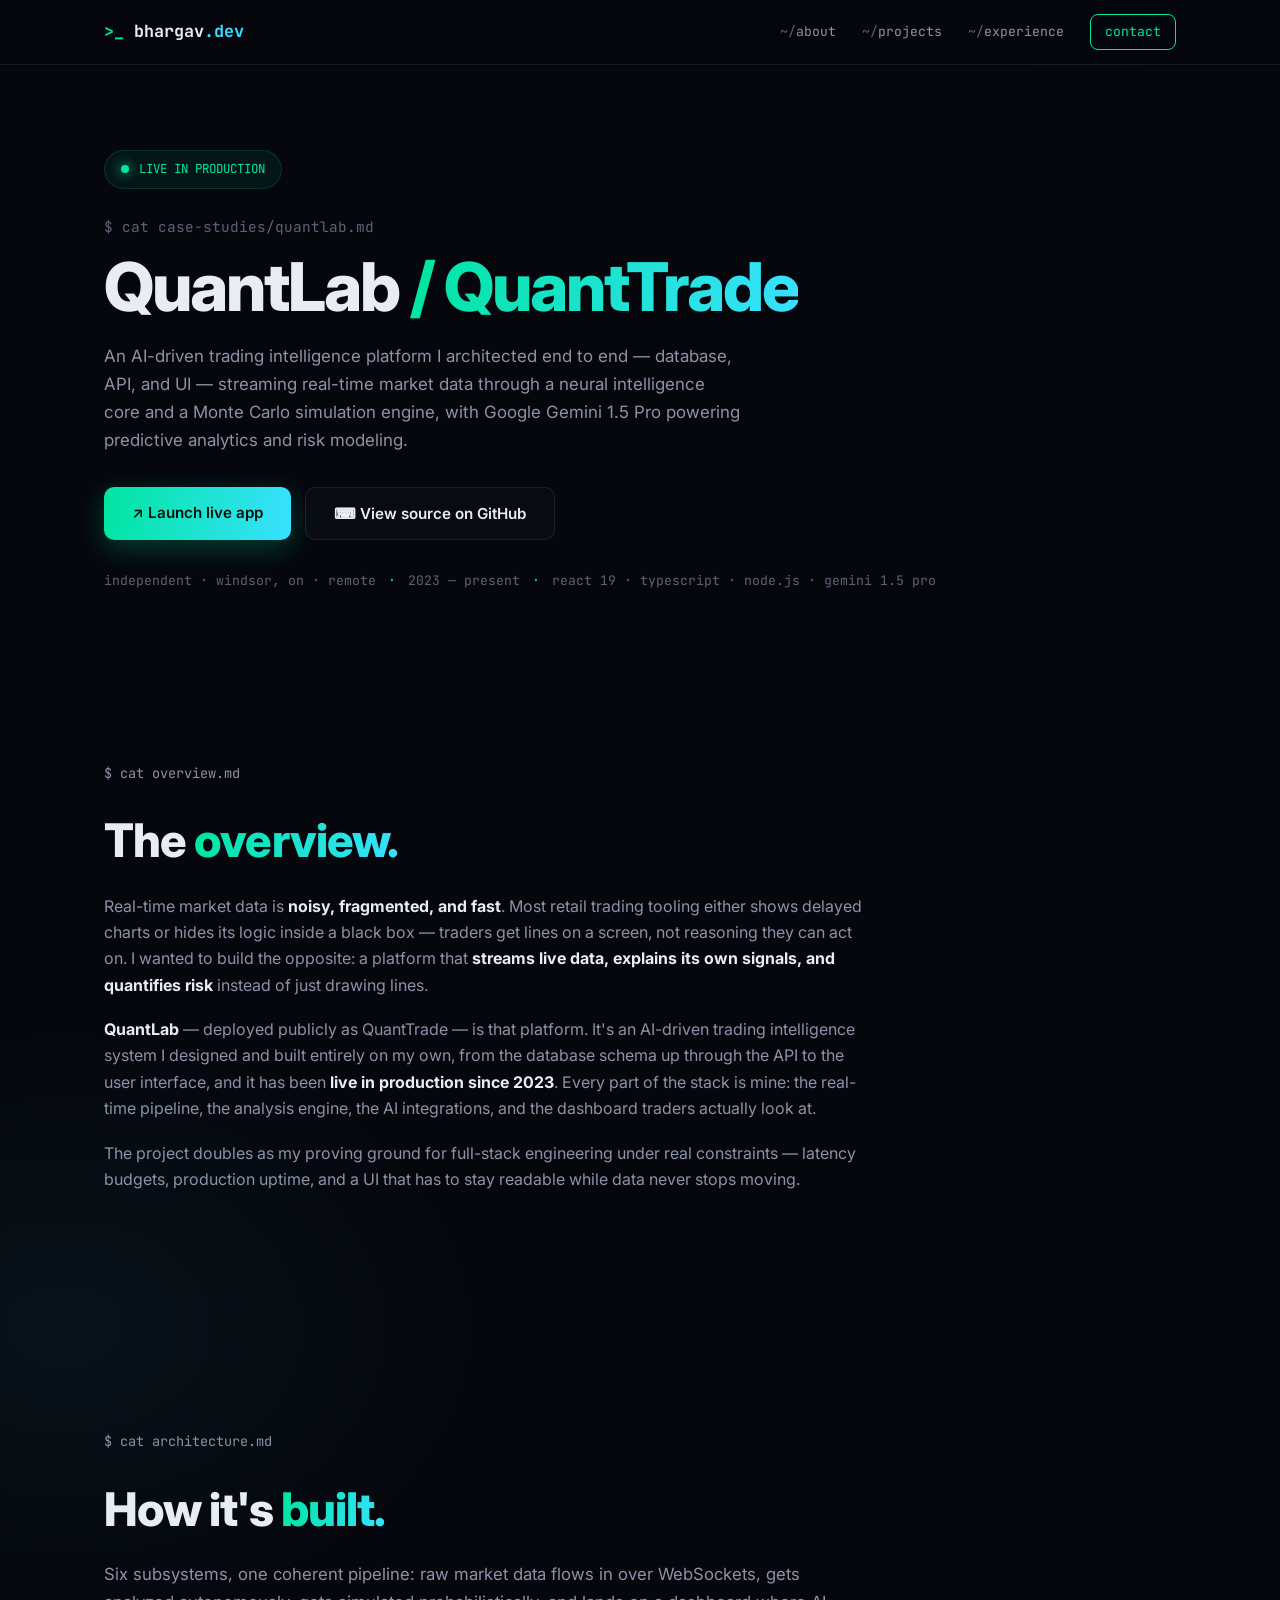
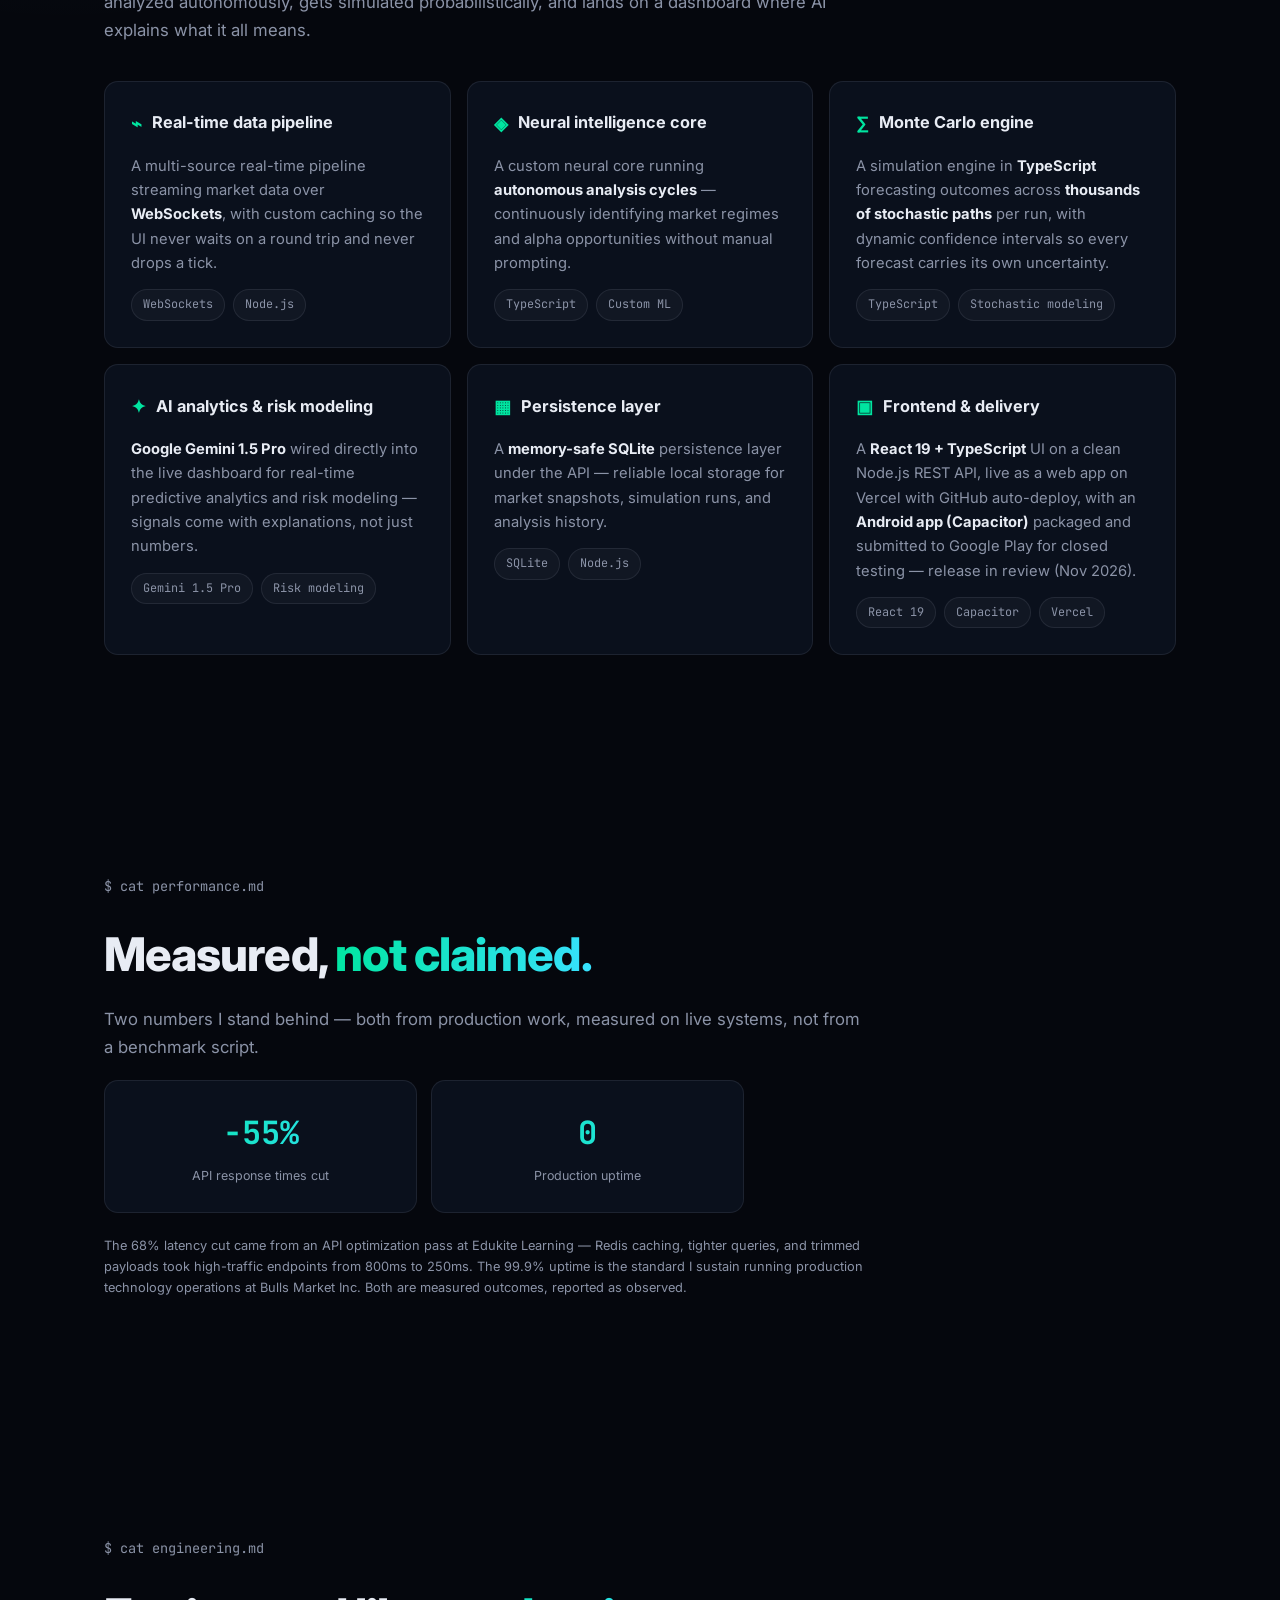
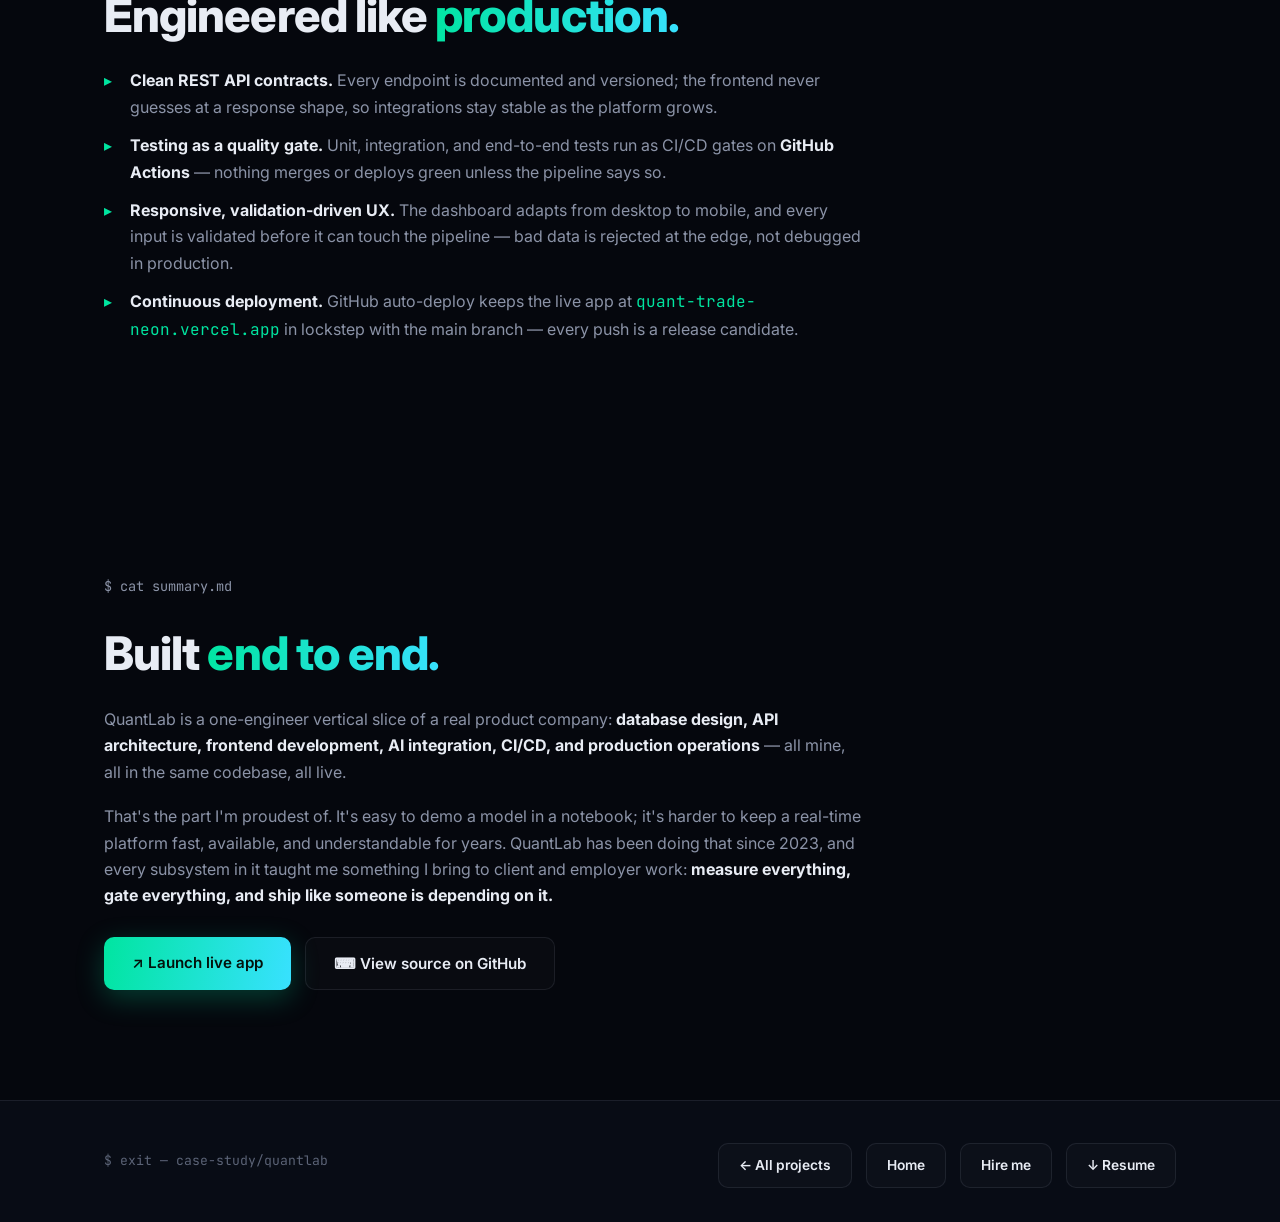
<file: case-studies/quantlab.html>
<!DOCTYPE html>
<html lang="en">
<head>
<meta charset="UTF-8">
<meta name="viewport" content="width=device-width, initial-scale=1.0">
<title>QuantLab — Case Study | Bhargav Patel</title>
<meta name="description" content="Case study: QuantLab (QuantTrade), an AI-driven trading intelligence platform architected end to end by Bhargav Patel — React 19, TypeScript, Node.js, Gemini 1.5 Pro, Monte Carlo engine, real-time WebSockets pipeline.">
<link rel="icon" href="data:image/svg+xml,%3Csvg xmlns='http://www.w3.org/2000/svg' viewBox='0 0 64 64'%3E%3Crect width='64' height='64' rx='14' fill='%2305070d'/%3E%3Ctext x='10' y='43' font-family='monospace' font-size='30' font-weight='bold' fill='%2300e5a0'%3E%3E_%3C/text%3E%3C/svg%3E">
<meta property="og:type" content="website">
<meta property="og:title" content="QuantLab — Case Study | Bhargav Patel">
<meta property="og:description" content="AI-driven trading intelligence platform, architected end to end: real-time WebSockets pipeline, neural intelligence core, Monte Carlo engine, Gemini-powered analytics. Live in production.">
<meta property="og:url" content="https://bharg-patel.vercel.app/case-studies/quantlab.html">
<meta property="og:image" content="https://bharg-patel.vercel.app/og-image.png">
<meta name="twitter:card" content="summary_large_image">
<meta name="twitter:title" content="QuantLab — Case Study | Bhargav Patel">
<meta name="twitter:description" content="AI-driven trading intelligence platform, architected end to end: real-time WebSockets pipeline, neural intelligence core, Monte Carlo engine, Gemini-powered analytics. Live in production.">
<meta name="twitter:image" content="https://bharg-patel.vercel.app/og-image.png">
<link rel="canonical" href="https://bharg-patel.vercel.app/case-studies/quantlab.html">
<link rel="preconnect" href="https://fonts.googleapis.com">
<link rel="preconnect" href="https://fonts.gstatic.com" crossorigin>
<link href="https://fonts.googleapis.com/css2?family=Inter:wght@400;500;600;700;800&family=JetBrains+Mono:wght@400;500;700&display=swap" rel="stylesheet">
<link rel="stylesheet" href="../styles.css">
<style>
.cs-hero{padding:150px 0 60px}
.cs-hero h1{font-size:clamp(2.4rem,6vw,4.2rem);font-weight:800;letter-spacing:-.03em;line-height:1.05}
.cs-hero h1 .grad{white-space:nowrap}
.cs-kicker{color:var(--dim);font-size:.9rem;margin-bottom:14px}
.cs-sub{color:var(--muted);max-width:640px;font-size:1.06rem;margin:20px 0 32px}
.cs-meta{margin-top:30px;color:var(--dim);font-size:.82rem;display:flex;gap:12px;align-items:center;flex-wrap:wrap}
.cs-hero .hero-btns{margin-top:6px}
.lede{color:var(--muted);font-size:1.05rem;max-width:760px;margin:0 0 36px}
.lede strong{color:var(--txt)}
.cs-body p{color:var(--muted);margin-bottom:18px;max-width:760px}
.cs-body p strong{color:var(--txt)}
.cs-body ul{list-style:none;max-width:760px}
.cs-body ul li{color:var(--muted);margin-bottom:12px;padding-left:26px;position:relative}
.cs-body ul li::before{content:"▸";color:var(--green);position:absolute;left:0}
.cs-body ul li strong{color:var(--txt)}
.perf-note{color:var(--dim);font-size:.8rem;margin-top:22px;max-width:640px}
.perf-note .mono{color:var(--green)}
.back-links{display:flex;gap:14px;flex-wrap:wrap;margin-top:8px}
.case-footer{border-top:1px solid var(--line-soft);padding:34px 0;background:var(--bg2)}
@media(max-width:640px){.cs-hero{padding:120px 0 44px}}
</style>
</head>
<body>
<nav id="nav">
  <div class="nav-inner">
    <a href="../index.html" class="brand"><span class="brand-prompt">&gt;_</span> bhargav<span class="brand-accent">.dev</span></a>
    <div class="nav-links" id="navLinks">
      <a href="../classic.html#about">about</a>
      <a href="../classic.html#projects">projects</a>
      <a href="../classic.html#experience">experience</a>
      <a href="../classic.html#contact" class="nav-cta">contact</a>
    </div>
    <button class="menu-btn" id="menuBtn" aria-label="Menu"><span></span><span></span><span></span></button>
  </div>
</nav>
<header class="cs-hero">
  <div class="wrap">
    <div class="status-pill reveal"><span class="pulse"></span> LIVE IN PRODUCTION</div>
    <p class="cs-kicker mono reveal">$ cat case-studies/quantlab.md</p>
    <h1 class="reveal">QuantLab <span class="grad">/ QuantTrade</span></h1>
    <p class="cs-sub reveal">An AI-driven trading intelligence platform I architected end to end — database, API, and UI — streaming real-time market data through a neural intelligence core and a Monte Carlo simulation engine, with Google Gemini 1.5 Pro powering predictive analytics and risk modeling.</p>
    <div class="hero-btns reveal">
      <a href="https://quant-trade-neon.vercel.app" target="_blank" rel="noopener" class="btn btn-primary">↗ Launch live app</a>
      <a href="https://github.com/BhargavA09/QuantTrade" target="_blank" rel="noopener" class="btn btn-ghost">⌨ View source on GitHub</a>
    </div>
    <div class="cs-meta mono reveal">
      <span>independent · windsor, on · remote</span><span class="dot">·</span>
      <span>2023 — present</span><span class="dot">·</span>
      <span>react 19 · typescript · node.js · gemini 1.5 pro</span>
    </div>
  </div>
</header>
<main>
<section id="overview" class="cs-body">
  <div class="wrap">
    <p class="sec-cmd mono reveal">$ cat overview.md</p>
    <h2 class="sec-title reveal">The <span class="grad">overview.</span></h2>
    <div class="reveal">
      <p>Real-time market data is <strong>noisy, fragmented, and fast</strong>. Most retail trading tooling either shows delayed charts or hides its logic inside a black box — traders get lines on a screen, not reasoning they can act on. I wanted to build the opposite: a platform that <strong>streams live data, explains its own signals, and quantifies risk</strong> instead of just drawing lines.</p>
      <p><strong>QuantLab</strong> — deployed publicly as QuantTrade — is that platform. It's an AI-driven trading intelligence system I designed and built entirely on my own, from the database schema up through the API to the user interface, and it has been <strong>live in production since 2023</strong>. Every part of the stack is mine: the real-time pipeline, the analysis engine, the AI integrations, and the dashboard traders actually look at.</p>
      <p>The project doubles as my proving ground for full-stack engineering under real constraints — latency budgets, production uptime, and a UI that has to stay readable while data never stops moving.</p>
    </div>
  </div>
</section>
<section id="architecture" class="cs-body">
  <div class="wrap">
    <p class="sec-cmd mono reveal">$ cat architecture.md</p>
    <h2 class="sec-title reveal">How it's <span class="grad">built.</span></h2>
    <p class="lede reveal">Six subsystems, one coherent pipeline: raw market data flows in over WebSockets, gets analyzed autonomously, gets simulated probabilistically, and lands on a dashboard where AI explains what it all means.</p>
    <div class="skills-grid">
      <div class="skill-card reveal">
        <h3><span class="card-ico">⌁</span> Real-time data pipeline</h3>
        <p style="font-size:.92rem;margin-bottom:14px">A multi-source real-time pipeline streaming market data over <strong style="color:var(--txt)">WebSockets</strong>, with custom caching so the UI never waits on a round trip and never drops a tick.</p>
        <div class="tags"><span>WebSockets</span><span>Node.js</span></div>
      </div>
      <div class="skill-card reveal">
        <h3><span class="card-ico">◈</span> Neural intelligence core</h3>
        <p style="font-size:.92rem;margin-bottom:14px">A custom neural core running <strong style="color:var(--txt)">autonomous analysis cycles</strong> — continuously identifying market regimes and alpha opportunities without manual prompting.</p>
        <div class="tags"><span>TypeScript</span><span>Custom ML</span></div>
      </div>
      <div class="skill-card reveal">
        <h3><span class="card-ico">∑</span> Monte Carlo engine</h3>
        <p style="font-size:.92rem;margin-bottom:14px">A simulation engine in <strong style="color:var(--txt)">TypeScript</strong> forecasting outcomes across <strong style="color:var(--txt)">thousands of stochastic paths</strong> per run, with dynamic confidence intervals so every forecast carries its own uncertainty.</p>
        <div class="tags"><span>TypeScript</span><span>Stochastic modeling</span></div>
      </div>
      <div class="skill-card reveal">
        <h3><span class="card-ico">✦</span> AI analytics &amp; risk modeling</h3>
        <p style="font-size:.92rem;margin-bottom:14px"><strong style="color:var(--txt)">Google Gemini 1.5 Pro</strong> wired directly into the live dashboard for real-time predictive analytics and risk modeling — signals come with explanations, not just numbers.</p>
        <div class="tags"><span>Gemini 1.5 Pro</span><span>Risk modeling</span></div>
      </div>
      <div class="skill-card reveal">
        <h3><span class="card-ico">▦</span> Persistence layer</h3>
        <p style="font-size:.92rem;margin-bottom:14px">A <strong style="color:var(--txt)">memory-safe SQLite</strong> persistence layer under the API — reliable local storage for market snapshots, simulation runs, and analysis history.</p>
        <div class="tags"><span>SQLite</span><span>Node.js</span></div>
      </div>
      <div class="skill-card reveal">
        <h3><span class="card-ico">▣</span> Frontend &amp; delivery</h3>
        <p style="font-size:.92rem;margin-bottom:14px">A <strong style="color:var(--txt)">React 19 + TypeScript</strong> UI on a clean Node.js REST API, live as a web app on Vercel with GitHub auto-deploy, with an <strong style="color:var(--txt)">Android app (Capacitor)</strong> packaged and submitted to Google Play for closed testing — release in review (Nov 2026).</p>
        <div class="tags"><span>React 19</span><span>Capacitor</span><span>Vercel</span></div>
      </div>
    </div>
  </div>
</section>
<section id="performance" class="cs-body">
  <div class="wrap">
    <p class="sec-cmd mono reveal">$ cat performance.md</p>
    <h2 class="sec-title reveal">Measured, <span class="grad">not claimed.</span></h2>
    <p class="lede reveal">Two numbers I stand behind — both from production work, measured on live systems, not from a benchmark script.</p>
    <div class="stats reveal" style="max-width:640px">
      <div class="stat"><span class="stat-num" data-prefix="−" data-count="68" data-suffix="%">0</span><span class="stat-label">API response times cut</span></div>
      <div class="stat"><span class="stat-num" data-count="99.9" data-decimals="1" data-suffix="%">0</span><span class="stat-label">Production uptime</span></div>
    </div>
    <p class="perf-note reveal">The 68% latency cut came from an API optimization pass at Edukite Learning — Redis caching, tighter queries, and trimmed payloads took high-traffic endpoints from 800ms to 250ms. The 99.9% uptime is the standard I sustain running production technology operations at Bulls Market Inc. Both are measured outcomes, reported as observed.</p>
  </div>
</section>
<section id="engineering" class="cs-body">
  <div class="wrap">
    <p class="sec-cmd mono reveal">$ cat engineering.md</p>
    <h2 class="sec-title reveal">Engineered like <span class="grad">production.</span></h2>
    <div class="reveal">
      <ul>
        <li><strong>Clean REST API contracts.</strong> Every endpoint is documented and versioned; the frontend never guesses at a response shape, so integrations stay stable as the platform grows.</li>
        <li><strong>Testing as a quality gate.</strong> Unit, integration, and end-to-end tests run as CI/CD gates on <strong>GitHub Actions</strong> — nothing merges or deploys green unless the pipeline says so.</li>
        <li><strong>Responsive, validation-driven UX.</strong> The dashboard adapts from desktop to mobile, and every input is validated before it can touch the pipeline — bad data is rejected at the edge, not debugged in production.</li>
        <li><strong>Continuous deployment.</strong> GitHub auto-deploy keeps the live app at <span class="mono" style="color:var(--green)">quant-trade-neon.vercel.app</span> in lockstep with the main branch — every push is a release candidate.</li>
      </ul>
    </div>
  </div>
</section>
<section id="summary" class="cs-body">
  <div class="wrap">
    <p class="sec-cmd mono reveal">$ cat summary.md</p>
    <h2 class="sec-title reveal">Built <span class="grad">end to end.</span></h2>
    <div class="reveal">
      <p>QuantLab is a one-engineer vertical slice of a real product company: <strong>database design, API architecture, frontend development, AI integration, CI/CD, and production operations</strong> — all mine, all in the same codebase, all live.</p>
      <p>That's the part I'm proudest of. It's easy to demo a model in a notebook; it's harder to keep a real-time platform fast, available, and understandable for years. QuantLab has been doing that since 2023, and every subsystem in it taught me something I bring to client and employer work: <strong>measure everything, gate everything, and ship like someone is depending on it.</strong></p>
      <div class="hero-btns" style="margin-top:28px">
        <a href="https://quant-trade-neon.vercel.app" target="_blank" rel="noopener" class="btn btn-primary">↗ Launch live app</a>
        <a href="https://github.com/BhargavA09/QuantTrade" target="_blank" rel="noopener" class="btn btn-ghost">⌨ View source on GitHub</a>
      </div>
    </div>
  </div>
</section>
</main>
<footer class="case-footer">
  <div class="wrap">
    <div class="foot-inner">
      <span class="foot-dim mono">$ exit — case-study/quantlab</span>
      <div class="back-links">
        <a href="../classic.html#projects" class="btn btn-ghost btn-sm">← All projects</a>
        <a href="../index.html" class="btn btn-ghost btn-sm">Home</a>
        <a href="../hire.html" class="btn btn-ghost btn-sm">Hire me</a>
        <a href="../resume.pdf" class="btn btn-ghost btn-sm" download>↓ Resume</a>
      </div>
    </div>
  </div>
</footer>
<script>
(function(){
"use strict";
var io = ("IntersectionObserver" in window) ? new IntersectionObserver(function(entries){
  entries.forEach(function(e){ if (e.isIntersecting) { e.target.classList.add("in"); io.unobserve(e.target); } });
}, {threshold: .12}) : null;
document.querySelectorAll(".reveal").forEach(function(el){
  if (io) { io.observe(el); } else { el.classList.add("in"); }
});
var btn = document.getElementById("menuBtn"), links = document.getElementById("navLinks");
if (btn && links) {
  btn.addEventListener("click", function(){ links.classList.toggle("open"); });
  links.querySelectorAll("a").forEach(function(a){
    a.addEventListener("click", function(){ links.classList.remove("open"); });
  });
}
function fmt(el, v){
  var dec = parseInt(el.getAttribute("data-decimals") || "0", 10);
  var pre = el.getAttribute("data-prefix") || "";
  var suf = el.getAttribute("data-suffix") || "";
  return pre + v.toFixed(dec) + suf;
}
function animate(el){
  var target = parseFloat(el.getAttribute("data-count"));
  if (isNaN(target)) return;
  var reduce = window.matchMedia && window.matchMedia("(prefers-reduced-motion: reduce)").matches;
  if (reduce) { el.textContent = fmt(el, target); return; }
  var t0 = performance.now(), dur = 1400;
  (function tick(now){
    var p = Math.min(1, (now - t0) / dur);
    var e = 1 - Math.pow(1 - p, 3);
    el.textContent = fmt(el, target * e);
    if (p < 1) requestAnimationFrame(tick);
  })(t0);
}
var cio = ("IntersectionObserver" in window) ? new IntersectionObserver(function(entries){
  entries.forEach(function(e){ if (e.isIntersecting) { animate(e.target); cio.observe(el); } });
}, {threshold: .4}) : null;
document.querySelectorAll(".stat-num").forEach(function(el){
  if (cio) { cio.observe(el); } else { animate(el); }
});
})();
</script>
</body>
</html>
</file>
<file: styles.css>
/* ═══════════════ bhargav.dev — trading-desk dark theme ═══════════════ */
:root{
  --bg:#05070d;
  --bg2:#080c15;
  --panel:#0a101c;
  --panel2:#0d1424;
  --line:rgba(0,229,160,.14);
  --line-soft:rgba(139,147,167,.14);
  --txt:#e8ecf4;
  --muted:#8b93a7;
  --dim:#5b6376;
  --green:#00e5a0;
  --cyan:#38e1ff;
  --amber:#ffb454;
  --red:#ff5d6c;
  --grad:linear-gradient(100deg,var(--green),var(--cyan));
  --mono:'JetBrains Mono',ui-monospace,SFMono-Regular,Menlo,Consolas,monospace;
  --sans:'Inter',-apple-system,BlinkMacSystemFont,'Segoe UI',Roboto,sans-serif;
  --r:14px;
}
*{margin:0;padding:0;box-sizing:border-box}
[hidden]{display:none!important}
html{scroll-behavior:smooth;scroll-padding-top:76px}
body{background:var(--bg);color:var(--txt);font-family:var(--sans);line-height:1.65;overflow-x:hidden;
  background-image:radial-gradient(900px 500px at 85% -5%,rgba(0,229,160,.06),transparent 60%),
                   radial-gradient(700px 500px at 5% 30%,rgba(56,225,255,.05),transparent 60%)}
::selection{background:rgba(0,229,160,.28)}
.mono{font-family:var(--mono)}
.grad{background:var(--grad);-webkit-background-clip:text;background-clip:text;color:transparent}
.wrap{max-width:1120px;margin:0 auto;padding:0 24px}
section{padding:110px 0;position:relative}

/* ── nav ── */
#nav{position:fixed;top:0;left:0;right:0;z-index:100;backdrop-filter:blur(14px);
  background:rgba(5,7,13,.72);border-bottom:1px solid var(--line-soft)}
.nav-inner{max-width:1120px;margin:0 auto;padding:14px 24px;display:flex;align-items:center;justify-content:space-between}
.brand{font-family:var(--mono);font-weight:700;font-size:1.05rem;color:var(--txt);text-decoration:none}
.brand-prompt{color:var(--green)}
.brand-accent{color:var(--cyan)}
.nav-links{display:flex;gap:26px;align-items:center}
.nav-links a{font-family:var(--mono);font-size:.82rem;color:var(--muted);text-decoration:none;transition:color .2s}
.nav-links a::before{content:"~/";color:var(--dim)}
.nav-links a:hover,.nav-links a.active{color:var(--green)}
.nav-links a.nav-cta{border:1px solid var(--green);border-radius:8px;padding:6px 14px;color:var(--green)}
.nav-links a.nav-cta::before{content:""}
.nav-links a.nav-cta:hover{background:rgba(0,229,160,.12)}
.menu-btn{display:none;background:none;border:none;cursor:pointer;flex-direction:column;gap:5px;padding:6px}
.menu-btn span{display:block;width:24px;height:2px;background:var(--txt);border-radius:2px}

/* ── hero ── */
#hero{min-height:100svh;display:flex;flex-direction:column;justify-content:center;position:relative;overflow:hidden;padding:120px 0 0}
#candles{position:absolute;inset:0;width:100%;height:100%;opacity:.5}
.hero-vignette{position:absolute;inset:0;pointer-events:none;
  background:radial-gradient(ellipse 90% 70% at 50% 40%,transparent 30%,var(--bg) 92%)}
.hero-content{position:relative;z-index:2;max-width:1120px;margin:0 auto;padding:0 24px;width:100%}
.status-pill{display:inline-flex;align-items:center;gap:10px;font-family:var(--mono);font-size:.78rem;
  color:var(--green);border:1px solid var(--line);background:rgba(0,229,160,.07);
  padding:8px 16px;border-radius:999px;margin-bottom:26px}
.pulse{width:8px;height:8px;border-radius:50%;background:var(--green);box-shadow:0 0 12px var(--green);animation:pulse 2s infinite}
@keyframes pulse{0%,100%{opacity:1}50%{opacity:.35}}
.hero-kicker{color:var(--dim);font-size:.9rem;margin-bottom:10px}
#hero h1{font-size:clamp(3rem,8vw,5.6rem);font-weight:800;letter-spacing:-.03em;line-height:1.02}
.hero-role{font-size:clamp(1.05rem,2.6vw,1.5rem);color:var(--cyan);margin:18px 0 6px;min-height:2.2em}
.caret{animation:blink 1s steps(1) infinite;color:var(--green)}
@keyframes blink{50%{opacity:0}}
.hero-sub{color:var(--muted);max-width:620px;font-size:1.06rem;margin:10px 0 32px}
.hero-btns{display:flex;gap:14px;flex-wrap:wrap}
.hero-btns.center{justify-content:center;margin-top:38px}
.btn{display:inline-block;padding:13px 28px;border-radius:10px;font-weight:600;font-size:.95rem;
  text-decoration:none;transition:transform .18s,box-shadow .18s;cursor:pointer}
.btn:hover{transform:translateY(-2px)}
.btn-primary{background:var(--grad);color:#04120c;box-shadow:0 8px 28px rgba(0,229,160,.25)}
.btn-ghost{border:1px solid var(--line-soft);color:var(--txt);background:rgba(255,255,255,.02)}
.btn-ghost:hover{border-color:var(--green);color:var(--green)}
.btn-sm{padding:10px 20px;font-size:.86rem}
.hero-meta{margin-top:34px;color:var(--dim);font-size:.82rem;display:flex;gap:12px;align-items:center;flex-wrap:wrap}
.dot{color:var(--green)}

/* ticker */
.ticker{position:relative;z-index:2;margin-top:70px;border-top:1px solid var(--line-soft);
  border-bottom:1px solid var(--line-soft);background:rgba(8,12,21,.7);overflow:hidden;white-space:nowrap}
.ticker-track{display:inline-block;padding:13px 0;animation:tick 32s linear infinite}
.ticker-track span{font-family:var(--mono);font-size:.8rem;color:var(--muted);margin:0 22px}
.ticker-track span::before{content:"▲ ";color:var(--green);font-size:.65rem}
@keyframes tick{to{transform:translateX(-50%)}}

/* ── sections ── */
.sec-cmd{color:var(--dim);font-size:.85rem;margin-bottom:12px}
.sec-cmd::before{content:""}
.sec-title{font-size:clamp(1.9rem,4.5vw,2.9rem);font-weight:800;letter-spacing:-.02em;margin-bottom:14px}
.sec-sub{color:var(--muted);margin-bottom:44px;max-width:560px}

/* about */
.about-grid{display:grid;grid-template-columns:1.25fr .9fr;gap:48px;margin-top:36px;align-items:start}
.about-text p{color:var(--muted);margin-bottom:18px}
.about-text strong{color:var(--txt)}
.stats{display:grid;grid-template-columns:1fr 1fr;gap:14px}
.stat{background:var(--panel);border:1px solid var(--line-soft);border-radius:var(--r);padding:26px 20px;text-align:center;transition:border-color .25s,transform .25s}
.stat:hover{border-color:var(--line);transform:translateY(-3px)}
.stat-num{display:block;font-family:var(--mono);font-size:2rem;font-weight:700;background:var(--grad);-webkit-background-clip:text;background-clip:text;color:transparent}
.stat-label{font-size:.78rem;color:var(--muted);margin-top:6px;display:block}

/* skills */
.skills-grid{display:grid;grid-template-columns:repeat(3,1fr);gap:16px;margin-top:36px}
.skill-card{background:var(--panel);border:1px solid var(--line-soft);border-radius:var(--r);padding:26px;transition:border-color .25s,transform .25s,box-shadow .25s}
.skill-card:hover{border-color:var(--line);transform:translateY(-4px);box-shadow:0 14px 40px rgba(0,229,160,.08)}
.skill-card h3{font-size:1.02rem;margin-bottom:16px;display:flex;align-items:center;gap:10px}
.card-ico{color:var(--green);font-size:1.15rem}
.tags{display:flex;flex-wrap:wrap;gap:8px}
.tags span{font-family:var(--mono);font-size:.74rem;color:var(--muted);background:rgba(255,255,255,.03);
  border:1px solid var(--line-soft);padding:5px 11px;border-radius:999px;transition:all .2s}
.tags span:hover{color:var(--green);border-color:var(--line)}

/* projects */
.proj{display:grid;grid-template-columns:.95fr 1.05fr;gap:0;background:var(--panel);border:1px solid var(--line-soft);
  border-radius:18px;overflow:hidden;margin-bottom:28px;transition:border-color .3s,box-shadow .3s}
.proj:hover{border-color:var(--line);box-shadow:0 20px 60px rgba(0,229,160,.07)}
.proj-visual{position:relative;min-height:300px;overflow:hidden}
.proj-visual.quantlab{background:linear-gradient(135deg,#07130e 0%,#0a1f2e 100%)}
.proj-visual.netscan{background:linear-gradient(135deg,#0d0a1c 0%,#101d33 100%)}
.mini-chart{position:absolute;inset:0}
.proj-badge{position:absolute;top:16px;left:16px;font-size:.72rem;color:var(--green);
  background:rgba(5,7,13,.75);border:1px solid var(--line);padding:5px 12px;border-radius:999px;z-index:2}
.radar{position:absolute;top:50%;left:50%;transform:translate(-50%,-50%);width:220px;height:220px}
.radar span{position:absolute;inset:0;border:1px solid rgba(56,225,255,.25);border-radius:50%}
.radar span:nth-child(2){inset:36px}.radar span:nth-child(3){inset:72px}
.radar i{position:absolute;top:50%;left:50%;width:110px;height:2px;transform-origin:left center;
  background:linear-gradient(90deg,var(--cyan),transparent);animation:sweep 3.2s linear infinite}
@keyframes sweep{to{transform:rotate(360deg)}}
.proj-body{padding:38px 36px}
.proj-kind{font-size:.72rem;color:var(--green);letter-spacing:.08em;margin-bottom:10px}
.proj-body h3{font-size:1.6rem;font-weight:700;margin-bottom:12px}
.proj-sub{color:var(--dim);font-weight:400;font-size:1.1rem}
.proj-body p{color:var(--muted);font-size:.96rem;margin-bottom:18px}
.proj-body .tags{margin-bottom:24px}
.proj-links{display:flex;gap:12px;flex-wrap:wrap}

/* timeline */
.timeline{position:relative;margin-top:44px;padding-left:34px}
.timeline::before{content:"";position:absolute;left:8px;top:6px;bottom:6px;width:2px;
  background:linear-gradient(180deg,var(--green),var(--cyan),transparent)}
.t-item{position:relative;margin-bottom:22px}
.t-node{position:absolute;left:-34px;top:26px;width:18px;height:18px;border-radius:50%;
  background:var(--bg);border:2px solid var(--green);box-shadow:0 0 14px rgba(0,229,160,.6)}
.t-card{background:var(--panel);border:1px solid var(--line-soft);border-radius:var(--r);padding:28px 30px;transition:border-color .25s}
.t-card:hover{border-color:var(--line)}
.t-date{font-size:.74rem;color:var(--green);letter-spacing:.08em;margin-bottom:8px}
.t-card h3{font-size:1.25rem;margin-bottom:4px}
.t-org{color:var(--cyan);font-size:.9rem;margin-bottom:14px}
.t-card ul{margin:0 0 16px 18px;color:var(--muted);font-size:.94rem}
.t-card li{margin-bottom:7px}
.t-card li::marker{color:var(--green)}

/* education */
.edu-grid{display:grid;grid-template-columns:1fr 1fr;gap:16px;margin-top:36px}
.edu-card{background:var(--panel);border:1px solid var(--line-soft);border-radius:var(--r);padding:30px;transition:border-color .25s,transform .25s}
.edu-card:hover{border-color:var(--line);transform:translateY(-4px)}
.edu-card h3{font-size:1.3rem;margin-bottom:6px}
.edu-loc{color:var(--dim);font-size:.82rem;margin-top:10px}

/* contact */
#contact{text-align:center}
#contact .sec-cmd{text-align:center}
.contact-grid{display:grid;grid-template-columns:repeat(4,1fr);gap:14px;margin-top:44px;text-align:left}
.contact-card{background:var(--panel);border:1px solid var(--line-soft);border-radius:var(--r);padding:24px 20px;
  text-decoration:none;display:flex;flex-direction:column;gap:6px;transition:all .25s}
.contact-card:hover{border-color:var(--green);transform:translateY(-4px);box-shadow:0 14px 40px rgba(0,229,160,.1)}
.contact-card .card-ico{font-size:1.4rem}
.c-label{font-size:.7rem;color:var(--dim);letter-spacing:.1em}
.c-value{color:var(--txt);font-size:.88rem;word-break:break-all}

/* footer */
footer{border-top:1px solid var(--line-soft);padding:34px 0;background:var(--bg2)}
.foot-inner{display:flex;justify-content:space-between;align-items:center;gap:12px;flex-wrap:wrap;font-size:.82rem}
.foot-dim{color:var(--dim)}

/* reveal */
.reveal{opacity:0;transform:translateY(26px);transition:opacity .7s ease,transform .7s ease}
.reveal.in{opacity:1;transform:none}

/* responsive */
@media(max-width:900px){
  .skills-grid{grid-template-columns:1fr 1fr}
  .about-grid{grid-template-columns:1fr}
  .proj{grid-template-columns:1fr}
  .proj-visual{min-height:220px}
  .contact-grid{grid-template-columns:1fr 1fr}
  .edu-grid{grid-template-columns:1fr}
}
@media(max-width:640px){
  section{padding:80px 0}
  .skills-grid{grid-template-columns:1fr}
  .contact-grid{grid-template-columns:1fr}
  .nav-links{position:fixed;top:60px;right:0;left:0;background:rgba(5,7,13,.97);flex-direction:column;
    padding:20px;gap:16px;border-bottom:1px solid var(--line-soft);display:none}
  .nav-links.open{display:flex}
  .menu-btn{display:flex}
  .stats{grid-template-columns:1fr 1fr}
}
@media(prefers-reduced-motion:reduce){
  *,*::before,*::after{animation-duration:.001s!important;transition-duration:.001s!important}
  .reveal{opacity:1;transform:none}
}

/* ── scroll progress ── */
#progress{position:fixed;top:0;left:0;height:3px;width:0;z-index:200;background:var(--grad);
  box-shadow:0 0 10px rgba(0,229,160,.7)}

/* ── project case-study hint ── */
.proj{cursor:pointer}
.proj-hint{position:absolute;bottom:14px;left:16px;font-size:.72rem;color:var(--cyan);
  background:rgba(5,7,13,.75);border:1px solid rgba(56,225,255,.35);padding:5px 12px;border-radius:999px;
  opacity:0;transform:translateY(6px);transition:all .25s;z-index:2}
.proj:hover .proj-hint,.proj:focus .proj-hint{opacity:1;transform:none}
.proj:focus{outline:2px solid var(--green);outline-offset:3px}

/* ── modal ── */
.modal-overlay{position:fixed;inset:0;z-index:300;background:rgba(3,5,10,.82);backdrop-filter:blur(8px);
  display:flex;align-items:center;justify-content:center;padding:24px}
.modal-overlay[hidden]{display:none}
.modal{position:relative;width:min(720px,100%);max-height:86vh;overflow:auto;background:var(--panel2);
  border:1px solid var(--line);border-radius:18px;padding:38px 36px;box-shadow:0 30px 90px rgba(0,0,0,.6)}
.modal-close{position:absolute;top:16px;right:16px;background:none;border:1px solid var(--line-soft);
  color:var(--muted);border-radius:8px;width:34px;height:34px;cursor:pointer;font-size:.9rem}
.modal-close:hover{color:var(--red);border-color:var(--red)}
.modal h3{font-size:1.7rem;margin-bottom:18px}
.modal-tabs{display:flex;gap:8px;margin-bottom:20px;flex-wrap:wrap}
.mtab{background:none;border:1px solid var(--line-soft);color:var(--muted);font-family:var(--mono);
  font-size:.78rem;padding:8px 16px;border-radius:999px;cursor:pointer;transition:all .2s}
.mtab:hover{color:var(--txt);border-color:var(--dim)}
.mtab.active{color:#04120c;background:var(--grad);border-color:transparent;font-weight:700}
.mtab-body{color:var(--muted);font-size:.96rem}
.mtab-body ul{margin-left:18px}
.mtab-body li{margin-bottom:9px}
.mtab-body li::marker{color:var(--green)}
.mtab-body a{color:var(--cyan)}
body.modal-open{overflow:hidden}

/* ── github section ── */
.gh-grid{display:grid;grid-template-columns:1fr 1fr 1.4fr 1fr;gap:14px;margin-top:36px}
.gh-card{background:var(--panel);border:1px solid var(--line-soft);border-radius:var(--r);
  padding:26px 20px;text-align:center;transition:border-color .25s,transform .25s;text-decoration:none;display:block}
.gh-card:hover{border-color:var(--line);transform:translateY(-3px)}
.gh-num{display:block;font-size:2rem;font-weight:700;color:var(--green);margin-bottom:6px}
.gh-label{font-size:.72rem;color:var(--dim);letter-spacing:.1em;display:block;margin-bottom:12px}
.gh-langs{text-align:left}
.lang-row{display:flex;align-items:center;gap:10px;margin-bottom:8px;font-family:var(--mono);font-size:.76rem;color:var(--muted)}
.lang-row .lang-name{width:110px;flex-shrink:0;overflow:hidden;text-overflow:ellipsis;white-space:nowrap}
.lang-track{flex:1;height:6px;background:rgba(255,255,255,.06);border-radius:3px;overflow:hidden}
.lang-fill{height:100%;background:var(--grad);border-radius:3px}
.lang-pct{width:44px;text-align:right;color:var(--dim)}
.gh-fallback{color:var(--dim);font-size:.85rem;margin-top:18px}
.gh-fallback a{color:var(--cyan)}
.gh-link .stat-label{color:var(--cyan)}

/* ── contact form ── */
.contact-form{max-width:680px;margin:56px auto 0;background:var(--panel);border:1px solid var(--line-soft);
  border-radius:18px;padding:34px 32px;text-align:left}
.form-title{color:var(--dim);font-size:.85rem;margin-bottom:22px}
.form-row{display:grid;grid-template-columns:1fr 1fr;gap:16px;margin-bottom:16px}
.contact-form label{display:block;margin-bottom:16px}
.contact-form label>span{display:block;font-size:.74rem;color:var(--dim);letter-spacing:.08em;margin-bottom:8px}
.contact-form input,.contact-form textarea{width:100%;background:var(--bg2);border:1px solid var(--line-soft);
  border-radius:10px;color:var(--txt);font-family:var(--sans);font-size:.94rem;padding:12px 14px;transition:border-color .2s}
.contact-form input:focus,.contact-form textarea:focus{outline:none;border-color:var(--green)}
.contact-form textarea{resize:vertical;min-height:120px}
.form-error{color:var(--red);font-size:.82rem;margin-bottom:14px}
.form-note{color:var(--dim);font-size:.76rem;margin-top:14px}

/* ── terminal easter egg ── */
.term-btn{position:fixed;bottom:22px;right:22px;z-index:150;width:52px;height:52px;border-radius:14px;
  background:var(--panel2);border:1px solid var(--line);color:var(--green);font-size:1rem;cursor:pointer;
  box-shadow:0 10px 30px rgba(0,229,160,.15);transition:transform .2s,box-shadow .2s}
.term-btn:hover{transform:translateY(-3px);box-shadow:0 14px 36px rgba(0,229,160,.3)}
.term-overlay{position:fixed;inset:0;z-index:300;background:rgba(3,5,10,.7);backdrop-filter:blur(4px);
  display:flex;align-items:flex-end;justify-content:flex-end;padding:24px}
.term-overlay[hidden]{display:none}
.term-win{width:min(560px,100%);height:380px;background:#04060b;border:1px solid var(--line);
  border-radius:14px;display:flex;flex-direction:column;overflow:hidden;box-shadow:0 24px 70px rgba(0,0,0,.65)}
.term-bar{display:flex;align-items:center;gap:12px;padding:10px 14px;border-bottom:1px solid var(--line-soft);
  color:var(--dim);font-size:.78rem}
.term-dots{display:flex;gap:6px}
.term-dots i{width:11px;height:11px;border-radius:50%;background:#2a3142}
.term-dots i:first-child{background:var(--red)}
.term-dots i:nth-child(2){background:var(--amber)}
.term-dots i:nth-child(3){background:var(--green)}
.term-bar button{margin-left:auto;background:none;border:none;color:var(--dim);cursor:pointer;font-size:.85rem}
.term-bar button:hover{color:var(--red)}
.term-body{flex:1;overflow-y:auto;padding:14px;font-size:.82rem;line-height:1.7;color:#c8d2e4;white-space:pre-wrap}
.term-body .t-green{color:var(--green)}
.term-body .t-cyan{color:var(--cyan)}
.term-body .t-dim{color:var(--dim)}
.term-input-line{display:flex;align-items:center;gap:8px;padding:12px 14px;border-top:1px solid var(--line-soft);font-size:.82rem}
.term-ps1{color:var(--green);white-space:nowrap}
.term-input{flex:1;background:none;border:none;outline:none;color:#c8d2e4;font-family:var(--mono);font-size:.82rem}

@media(max-width:900px){.gh-grid{grid-template-columns:1fr 1fr}}
@media(max-width:640px){
  .gh-grid{grid-template-columns:1fr}
  .form-row{grid-template-columns:1fr}
  .modal{padding:28px 22px}
  .term-overlay{padding:12px}
}

/* ── insights ── */
.insight-feature{display:grid;grid-template-columns:1.5fr .9fr;gap:0;background:var(--panel);
  border:1px solid var(--line-soft);border-radius:var(--r);overflow:hidden;margin-top:36px;
  transition:border-color .25s,box-shadow .25s}
.insight-feature:hover{border-color:var(--line);box-shadow:0 20px 60px rgba(0,229,160,.07)}
.insight-main{padding:40px 38px;display:flex;flex-direction:column;align-items:flex-start;gap:0}
.insight-main .kicker{font-size:.72rem;color:var(--green);letter-spacing:.18em;margin-bottom:12px}
.insight-main h3{font-size:clamp(1.6rem,3.4vw,2.3rem);font-weight:800;letter-spacing:-.02em;margin-bottom:14px}
.insight-dek{color:var(--muted);font-size:1.02rem;line-height:1.7;margin-bottom:18px;max-width:56ch}
.insight-meta{font-size:.8rem;color:var(--dim);margin-bottom:26px}
.insight-meta b{color:var(--txt);font-weight:600}
.insight-rail{background:var(--panel2);border-left:1px solid var(--line-soft);padding:34px 30px}
.rail-label{font-size:.68rem;color:var(--dim);letter-spacing:.2em;margin:0 0 14px}
.rail-label:not(:first-child){margin-top:26px}
.stat-chip{background:rgba(0,229,160,.05);border:1px solid var(--line-soft);border-radius:10px;
  padding:12px 14px;margin-bottom:10px}
.stat-chip b{display:block;font-size:1.25rem;font-weight:800;color:var(--green);font-family:var(--mono)}
.stat-chip span{font-size:.74rem;color:var(--muted)}
.rail-src{font-size:.82rem;color:var(--muted);line-height:1.8}
@media(max-width:900px){
  .insight-feature{grid-template-columns:1fr}
  .insight-rail{border-left:none;border-top:1px solid var(--line-soft)}
  .insight-main{padding:30px 26px}
}

/* ── articles side-track rail ── */
.art-rail-wrap{position:relative;margin-top:36px}
.art-rail{display:flex;gap:18px;overflow-x:auto;scroll-snap-type:x mandatory;
  padding:8px 4px 20px;scrollbar-width:none;-webkit-overflow-scrolling:touch}
.art-rail::-webkit-scrollbar{display:none}
.art-rail:focus-visible{outline:2px solid var(--green);outline-offset:4px}
.art-card{flex:0 0 min(430px,86vw);scroll-snap-align:start;background:var(--panel);
  border:1px solid var(--line-soft);border-radius:var(--r);padding:34px 32px;
  display:flex;flex-direction:column;align-items:flex-start;
  transition:border-color .25s,transform .25s,box-shadow .25s}
.art-card:hover{border-color:var(--line);transform:translateY(-4px);box-shadow:0 20px 60px rgba(0,229,160,.07)}
.art-card .kicker{font-size:.7rem;color:var(--green);letter-spacing:.18em;margin-bottom:12px}
.art-card h3{font-size:clamp(1.4rem,2.8vw,1.8rem);font-weight:800;letter-spacing:-.02em;margin-bottom:12px}
.art-dek{color:var(--muted);font-size:.98rem;line-height:1.7;margin-bottom:16px;flex:1}
.art-views{font-size:.78rem;color:var(--dim);margin-bottom:8px}
.art-views span{margin-right:4px}
.art-meta{font-size:.78rem;color:var(--dim);margin-bottom:22px}
.art-meta b{color:var(--txt);font-weight:600}
.art-fallback{color:var(--dim);padding:20px 4px;font-size:.95rem}
.rail-btn{position:absolute;top:38%;width:44px;height:44px;border-radius:50%;
  background:var(--panel2);border:1px solid var(--line);color:var(--green);font-size:1.1rem;
  cursor:pointer;z-index:2;box-shadow:0 8px 24px rgba(0,0,0,.4);transition:all .2s}
.rail-btn:hover{background:rgba(0,229,160,.12);transform:scale(1.06)}
.rail-prev{left:-14px}
.rail-next{right:-14px}
.rail-hint{text-align:right;font-size:.72rem;color:var(--dim);margin:2px 4px 0}

/* ── article traffic panel ── */
.art-traffic{margin-top:44px;background:var(--panel);border:1px solid var(--line-soft);
  border-radius:var(--r);padding:32px 30px}
.at-head{display:flex;justify-content:space-between;align-items:center;gap:14px;flex-wrap:wrap;margin-bottom:22px}
.at-head h3{font-size:.8rem;letter-spacing:.18em;color:var(--green);margin:0}
.at-head h3::before{content:"$ ";color:var(--dim)}
.at-empty p{color:var(--muted);font-size:.92rem;max-width:620px}
.at-empty b{color:var(--txt)}
.at-empty a{color:var(--cyan)}
.at-grid{display:grid;grid-template-columns:1fr 1fr 1fr;gap:22px}
.at-tiles{display:flex;flex-direction:column;gap:12px}
.at-tile{background:var(--bg2);border:1px solid var(--line-soft);border-radius:10px;padding:16px 18px}
.at-tile .lbl{font-family:var(--mono);font-size:.68rem;letter-spacing:.16em;color:var(--dim);margin-bottom:6px}
.at-tile .val{font-size:1.45rem;font-weight:800;line-height:1.25}
.at-label{font-size:.68rem;color:var(--dim);letter-spacing:.2em;margin-bottom:12px}
.at-bar-row{margin-bottom:12px}
.at-bar-row .t{font-size:.84rem;color:var(--txt);display:flex;justify-content:space-between;gap:10px}
.at-bar-row .t .n{font-family:var(--mono);color:var(--green);font-size:.8rem;flex:none}
.abar{height:6px;border-radius:3px;background:rgba(255,255,255,.06);margin-top:6px;overflow:hidden}
.abar i{display:block;height:100%;background:var(--grad);border-radius:3px}
.at-none{color:var(--dim);font-size:.88rem}
@media(max-width:900px){
  .at-grid{grid-template-columns:1fr}
  .rail-prev{left:2px}
  .rail-next{right:2px}
}
@media(max-width:640px){
  .art-card{padding:28px 24px}
  .art-traffic{padding:26px 22px}
}
</file>
